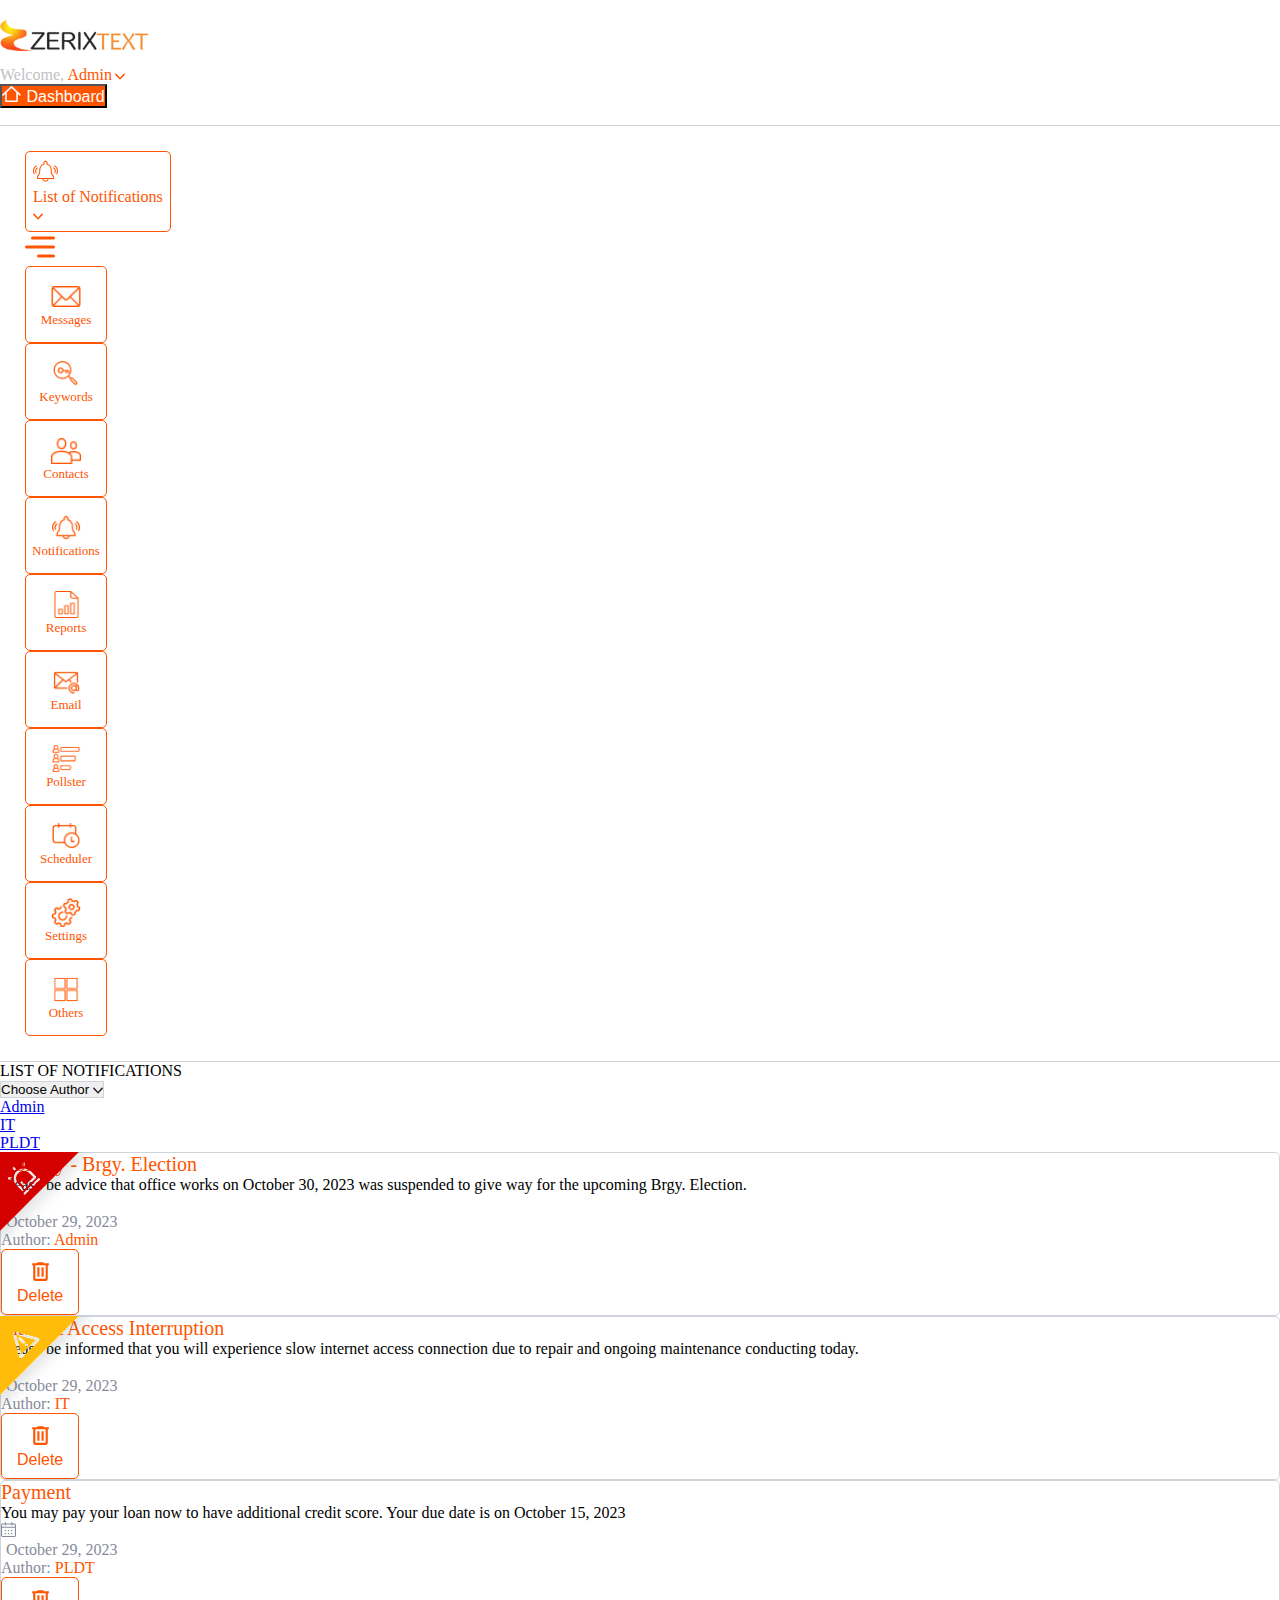
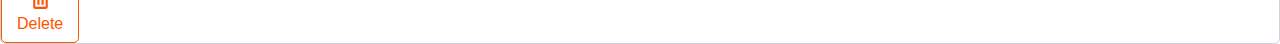
<file: List of Notifications/index.html>
<!DOCTYPE html>
<html lang="en">
<head>
    <meta charset="UTF-8">
    <meta name="viewport" content="width=device-width, initial-scale=1.0">
    <link rel="stylesheet" href="../css/list_of_notif.css">
    <link rel="stylesheet" href="https://cdnjs.cloudflare.com/ajax/libs/font-awesome/5.15.4/css/all.min.css">
	<link
	href="https://cdn.jsdelivr.net/npm/bootstrap@5.3.2/dist/css/bootstrap.min.css"
	rel="stylesheet"
	integrity="sha384-T3c6CoIi6uLrA9TneNEoa7RxnatzjcDSCmG1MXxSR1GAsXEV/Dwwykc2MPK8M2HN"
	crossorigin="anonymous"
	/>
</head>
<style>
    * {
        margin: 0;
        padding: 0;
    }
</style>
<body>

<div class="container-header">
    <div class="container-fluid" style="margin: 0; font-size: 14px; padding: 0;">
        <header class="header" style="width: 100%; border-bottom: 1px solid #CED4DA; padding: 17px 0;">
            <div class="container">
                <div class="row align-items-center">
                    <div class="col-md-6 col-9 d-flex align-items-center">
                        <img src="../img/Zerix Logo.svg" alt="Zerix Logo" class="logo">
                    </div>
                    <div class="col-md-6 col-3 d-flex justify-content-end align-items-center">
                        <div class="d-flex align-items-center me-3">
                            <span class="welcome me-1 d-md-inline" style="color:#bfc1c5; font-size: 16px;">Welcome,</span>
                            <span class="admin me-1" style="color: #FF5400; font-size: 16px;">Admin</span>
                            <img class="pt-1 d-md-inline d-none" src="../img/arrow-down.svg" alt="">
                        </div>
                        <button class="btn btn-dashboard d-flex align-items-center gap-2" style="background-color: #FF5400; color: white; font-size: 16px;">
                            <img src="../img/dashboard-icon.svg" alt="" style="width: 20px; height: auto;">
                            <span class="dashboard-text d-md-inline d-none">Dashboard</span>
                        </button>
                    </div>
                </div>
            </div>
        </header>
    </div>
    
    <div class="container-fluid" style="border-bottom: 1px solid #CED4DA; padding: 25px;">
        <div class="container">
            <div class="row align-items-center">
                <div class="col-1" style="display: flex;">
                    <div class="box" style="border-radius: 5px; border: 1px solid #FF5400; padding: 7px; display: flex; gap: 5px; align-items: center;">
                        <div class="container d-flex gap-3">
                            <div class="d-flex gap-2">
                                <img src="../img/notifications-icon.svg" alt="Settings Icon" style="width: 25px;">
                                <p class="text-center" style="color: #FF5400; margin: 0; white-space: nowrap;">List of Notifications</p>
                            </div>
                            <div class="d-flex">                                
                                <img class="" src="../img/arrow-down.svg" alt="">
                            </div>
                        </div>
                    </div>
                </div>
                <div class="col-11 d-flex justify-content-end gap-3" style="box-sizing: border-box;">
          
                    <!-- Hamburger menu icon for phone-sized screens -->
                    <div class="d-flex d-sm-none align-items-center">
                     <!-- Replace "your-hamburger-icon.svg" with your actual SVG file -->
                     <img src="../Hamburger Menu.svg" alt="Hamburger Menu" style="width: 30px; height: 30px;">
                 </div>
         
                   <div class="box d-none d-sm-flex" style="display: flex; flex-direction: column; justify-content: center; align-items: center; border: 1px solid #FF5400; width: 80px; height: 75px; border-radius: 5px; text-align: center;">
                     <img src="../img/msg.png" alt="Message Icon" style="object-fit:contain; width: 30px; height: 30px;">
                     <p style="color: #FF5400; margin: 0; font-size: 13px;">Messages</p>
                   </div>
                   <div class="box d-none d-sm-flex" style="display: flex; flex-direction: column; justify-content: center; align-items: center; border: 1px solid #FF5400; width: 80px; height: 75px; border-radius: 5px; text-align: center;">
                       <img src="../img/key.png" alt="Keywords Icon" style="object-fit:contain; width: 30px; height: 30px;">
                       <p style="color: #FF5400; margin: 0; font-size: 13px;">Keywords</p>
                   </div>
                   <div class="box d-none d-sm-flex" style="display: flex; flex-direction: column; justify-content: center; align-items: center; border: 1px solid #FF5400; width: 80px; height: 75px; border-radius: 5px; text-align: center;">
                     <img src="../img/users.png" alt="Contacts Icon" style="object-fit:contain;width: 30px; height: 30px;">
                     <p style="color: #FF5400; margin: 0; font-size: 13px;">Contacts</p>
                   </div>
                            <a href="CreateNotif.html" style="text-decoration: none;">
                     <div class="box d-none d-sm-flex" style="display: flex; flex-direction: column; justify-content: center; align-items: center; border: 1px solid #FF5400; width: 80px; height: 75px; border-radius: 5px; text-align: center;">
                         <img src="../img/notif.png" alt="Notifications Icon" style="object-fit:contain;width: 30px; height: 30px;">
                         <p style="color: #FF5400; margin: 0; font-size: 13px;">Notifications</p>
                     </div>
                 </a>
                   <div class="box d-none d-sm-flex" style="display: flex; flex-direction: column; justify-content: center; align-items: center; border: 1px solid #FF5400; width: 80px; height: 75px; border-radius: 5px; text-align: center;">
                       <img src="../img/report.png" alt="Reports Icon" style="object-fit:contain;width: 30px; height: 30px;">
                       <p style="color: #FF5400; margin: 0; font-size: 13px;">Reports</p>
                   </div>
                   <div class="box d-none d-sm-flex" style="display: flex; flex-direction: column; justify-content: center; align-items: center; border: 1px solid #FF5400; width: 80px; height: 75px; border-radius: 5px; text-align: center;">
                     <img src="../img/email-address-svgrepo-com 1.png" alt="Reports Icon" style="object-fit:contain;width: 30px; height: 30px;">
                     <p style="color: #FF5400; margin: 0; font-size: 13px;">Email</p>
                 </div>
                   <div class="box d-none d-sm-flex" style="display: flex; flex-direction: column; justify-content: center; align-items: center; border: 1px solid #FF5400; width: 80px; height: 75px; border-radius: 5px; text-align: center;">
                       <img src="../img/poll.png" alt="Pollster Icon" style="object-fit:contain;width: 30px; height: 30px;">
                       <p style="color: #FF5400;margin: 0; font-size: 13px;">Pollster</p>
                   </div>
                   <div class="box d-none d-sm-flex" style="display: flex; flex-direction: column; justify-content: center; align-items: center; border: 1px solid #FF5400; width: 80px; height: 75px; border-radius: 5px; text-align: center;">
                     <img src="../img/sched.png" alt="Pollster Icon" style="object-fit:contain;width: 30px; height: 30px;">
                     <p style="color: #FF5400;margin: 0; font-size: 13px;">Scheduler</p>
                 </div>
                 <div class="box d-none d-sm-flex" style="display: flex; flex-direction: column; justify-content: center; align-items: center; border: 1px solid #FF5400; width: 80px; height: 75px; border-radius: 5px; text-align: center;">
                   <img src="../img/setting.png" alt="Pollster Icon" style="object-fit:contain;width: 30px; height: 30px;">
                   <p style="color: #FF5400;margin: 0; font-size: 13px;">Settings</p>
               </div>
                   <div class="box d-none d-sm-flex" style="display: flex; flex-direction: column; justify-content: center; align-items: center; border: 1px solid #FF5400; width: 80px; height: 75px; border-radius: 5px; text-align: center;">
                       <img src="../img/microsoft-alt-svgrepo-com 1.png" alt="Scheduler Icon" style="object-fit:contain;width: 30px; height: 30px;">
                       <p style="color: #FF5400; margin: 0; font-size: 13px;">Others</p>
                   </div> 
         
                 </div>  
            </div>
        </div>
    </div>

	<div class="container py-5">
        <div class="row d-flex justify-content-between gap-4">
            <div class="col-lg-auto">
                <p class="fs-3 mb-0" onclick="toggleUserPopup()">LIST OF NOTIFICATIONS</p>
            </div>
            <div class="col-lg-auto">
                <div class="dropdown ">
                    <button class="btn d-flex gap-5 align-items-center w-100 justify-content-between" style="border: 1px solid #CED4DA;" type="button" id="authorDropdown" data-bs-toggle="dropdown" aria-expanded="false">
                        Choose Author <img src="../img/arrow-down-b.svg" alt="Dropdown Arrow">
                    </button>
                    <ul class="dropdown-menu" aria-labelledby="authorDropdown" style="width: 100%;">
                        <li><a class="dropdown-item" href="#">Admin</a></li>
                        <li><a class="dropdown-item" href="#">IT</a></li>
                        <li><a class="dropdown-item" href="#">PLDT</a></li>
                    </ul>
                </div>
            </div>
        </div>
    </div>
    
    

</div>

<div class="container d-flex flex-column gap-4">

    <div class="container " style="font-size: 16px; position: relative;">
        <img src="../img/Ribbon.svg" alt="Ribbon" style="width: 100px; position: absolute; top: 0; left: 0;">
        <div class="row" style="border: 1px solid #CED4DA; border-radius: 5px; ">
            <div class="col-12 py-5 py-md-4 py-lg-4">
                <div class="box">
                    <div class="container d-flex flex-column flex-sm-row justify-content-between gap-3 gap-sm-4 gap-lg-4 px-5 px-sm-5">
                        <div class="row d-flex align-items-center justify-content-between">
                            <div class="row container d-flex flex-column gap-2">
                                <p style="font-size: 20px; margin: 0; color: #FF5400;">Holiday - Brgy. Election</p>
                                <p id="custom-paragraph" style="margin: 0;">
                                    Please be advice that office works on October 30, 2023 was suspended to give way for the
                                    upcoming Brgy. Election.
                                </p>
                            </div>
                        </div>
                        <div class="row ">
                            <div class="row-auto container d-flex gap-4 flex-sm-column"">
                                <div class="col d-flex flex-column gap-1" style="flex: 1;">
                                    <div class="col d-flex justify-content-between justify-content-sm-end align-items-center g-sm-0" style="flex: 1;">
                                        <img src="../img/calendar.svg" alt="Calendar" style="width: 15px;">
                                        <p style="margin-bottom: 0; margin-left: 5px; color: #878A99; white-space: nowrap;">October 29, 2023</p>
                                    </div>  
                                    <div class="col d-flex justify-content-end">
                                        <span style="margin-bottom: 0; margin-left: 0; color: #878A99;">Author: <span style="color: #ff5400;">Admin</span></span>
                                    </div>                                                                      
                                </div>
                                
                                <div class="col d-flex justify-content-end">
                                    <button class="btn btn-primary d-flex align-items-center gap-2" style="border-radius: 5px; padding: 9px 15px; background-color: white;  color: #FF5400; border: 1px solid #FF5400;">
                                        <img class="" style="width: 25px;" src="../img/delete-icon.svg" alt="Delete Icon">
                                        <p class="d-none d-sm-block" style="width: auto; font-size: 16px; padding: 0; margin: 0; display: flex; text-align: end;">Delete</p>
                                    </button>								
                                </div>
                            </div>
                        </div>
                    </div>
                </div>
            </div>
        </div>
    </div>

    <div class="container " style="font-size: 16px; position: relative;">
        <img src="../img/Subtract.svg" alt="Ribbon" style="width: 100px; position: absolute; top: 0; left: 0;">
        <div class="row" style="border: 1px solid #CED4DA; border-radius: 5px; ">
            <div class="col-12 py-5 py-md-4 py-lg-4">
                <div class="box">
                    <div class="container d-flex flex-column flex-sm-row justify-content-between gap-3 gap-sm-4 gap-lg-4 px-5 px-sm-5">
                        <div class="row d-flex align-items-center justify-content-between">
                            <div class="row container d-flex flex-column gap-2">
                                <p style="font-size: 20px; margin: 0; color: #FF5400;">Internet Access Interruption</p>
                                <p id="custom-paragraph" style="margin: 0;">
                                    Please be informed that you will experience slow internet access connection due to repair
                                    and ongoing maintenance conducting today.
                                </p>
                            </div>
                        </div>
                        <div class="row ">
                            <div class="row-auto container d-flex gap-4 flex-sm-column"">
                                <div class="col d-flex flex-column gap-1" style="flex: 1;">
                                    <div class="col d-flex justify-content-between justify-content-sm-end align-items-center g-sm-0" style="flex: 1;">
                                        <img src="../img/calendar.svg" alt="Calendar" style="width: 15px;">
                                        <p style="margin-bottom: 0; margin-left: 5px; color: #878A99; white-space: nowrap;">October 29, 2023</p>
                                    </div>  
                                    <div class="col d-flex justify-content-end">
                                        <span style="margin-bottom: 0; margin-left: 0; color: #878A99;">Author: <span style="color: #ff5400;">IT</span></span>
                                    </div>                                                                      
                                </div>
                                
                                <div class="col d-flex justify-content-end">
                                    <button class="btn btn-primary d-flex align-items-center gap-2" style="border-radius: 5px; padding: 9px 15px; background-color: white;  color: #FF5400; border: 1px solid #FF5400;">
                                        <img class="" style="width: 25px;" src="../img/delete-icon.svg" alt="Delete Icon">
                                        <p class="d-none d-sm-block" style="width: auto; font-size: 16px; padding: 0; margin: 0; display: flex; text-align: end;">Delete</p>
                                    </button>								
                                </div>
                            </div>
                        </div>
                    </div>
                </div>
            </div>
        </div>
    </div>

    <div class="container " style="font-size: 16px; position: relative;">
        <div class="row" style="border: 1px solid #CED4DA; border-radius: 5px; ">
            <div class="col-12 py-5 py-md-4 py-lg-4">
                <div class="box">
                    <div class="container d-flex flex-column flex-sm-row justify-content-between gap-3 gap-sm-4 gap-lg-4 px-5 px-sm-5">
                        <div class="row d-flex align-items-center justify-content-between">
                            <div class="row container d-flex flex-column gap-2">
                                <p style="font-size: 20px; margin: 0; color: #FF5400;">Payment</p>
                                <p id="custom-paragraph" style="margin: 0;">
                                    You may pay your loan now to have additional credit score.
                                    Your due date is on October 15, 2023
                                </p>
                            </div>
                        </div>
                        <div class="row ">
                            <div class="row-auto container d-flex gap-4 flex-sm-column"">
                                <div class="col d-flex flex-column gap-1" style="flex: 1;">
                                    <div class="col d-flex justify-content-between justify-content-sm-end align-items-center g-sm-0" style="flex: 1;">
                                        <img src="../img/calendar.svg" alt="Calendar" style="width: 15px;">
                                        <p style="margin-bottom: 0; margin-left: 5px; color: #878A99; white-space: nowrap;">October 29, 2023</p>
                                    </div>  
                                    <div class="col d-flex justify-content-end">
                                        <span style="margin-bottom: 0; margin-left: 0; color: #878A99;">Author: <span style="color: #ff5400;">PLDT</span></span>
                                    </div>                                                                      
                                </div>
                                
                                <div class="col d-flex justify-content-end">
                                    <button class="btn btn-primary d-flex align-items-center gap-2" style="border-radius: 5px; padding: 9px 15px; background-color: white;  color: #FF5400; border: 1px solid #FF5400;">
                                        <img class="" style="width: 25px;" src="../img/delete-icon.svg" alt="Delete Icon">
                                        <p class="d-none d-sm-block" style="width: auto; font-size: 16px; padding: 0; margin: 0; display: flex; text-align: end;">Delete</p>
                                    </button>								
                                </div>
                            </div>
                        </div>
                    </div>
                </div>
            </div>
        </div>
    </div>

</div>

	
	

	























	
</body>
<script
	src="https://cdn.jsdelivr.net/npm/@popperjs/core@2.11.8/dist/umd/popper.min.js"
	integrity="sha384-I7E8VVD/ismYTF4hNIPjVp/Zjvgyol6VFvRkX/vR+Vc4jQkC+hVqc2pM8ODewa9r"
	crossorigin="anonymous"
></script>

<script
	src="https://cdn.jsdelivr.net/npm/bootstrap@5.3.2/dist/js/bootstrap.min.js"
	integrity="sha384-BBtl+eGJRgqQAUMxJ7pMwbEyER4l1g+O15P+16Ep7Q9Q+zqX6gSbd85u4mG4QzX+"
	crossorigin="anonymous"
></script>
</html>
</file>
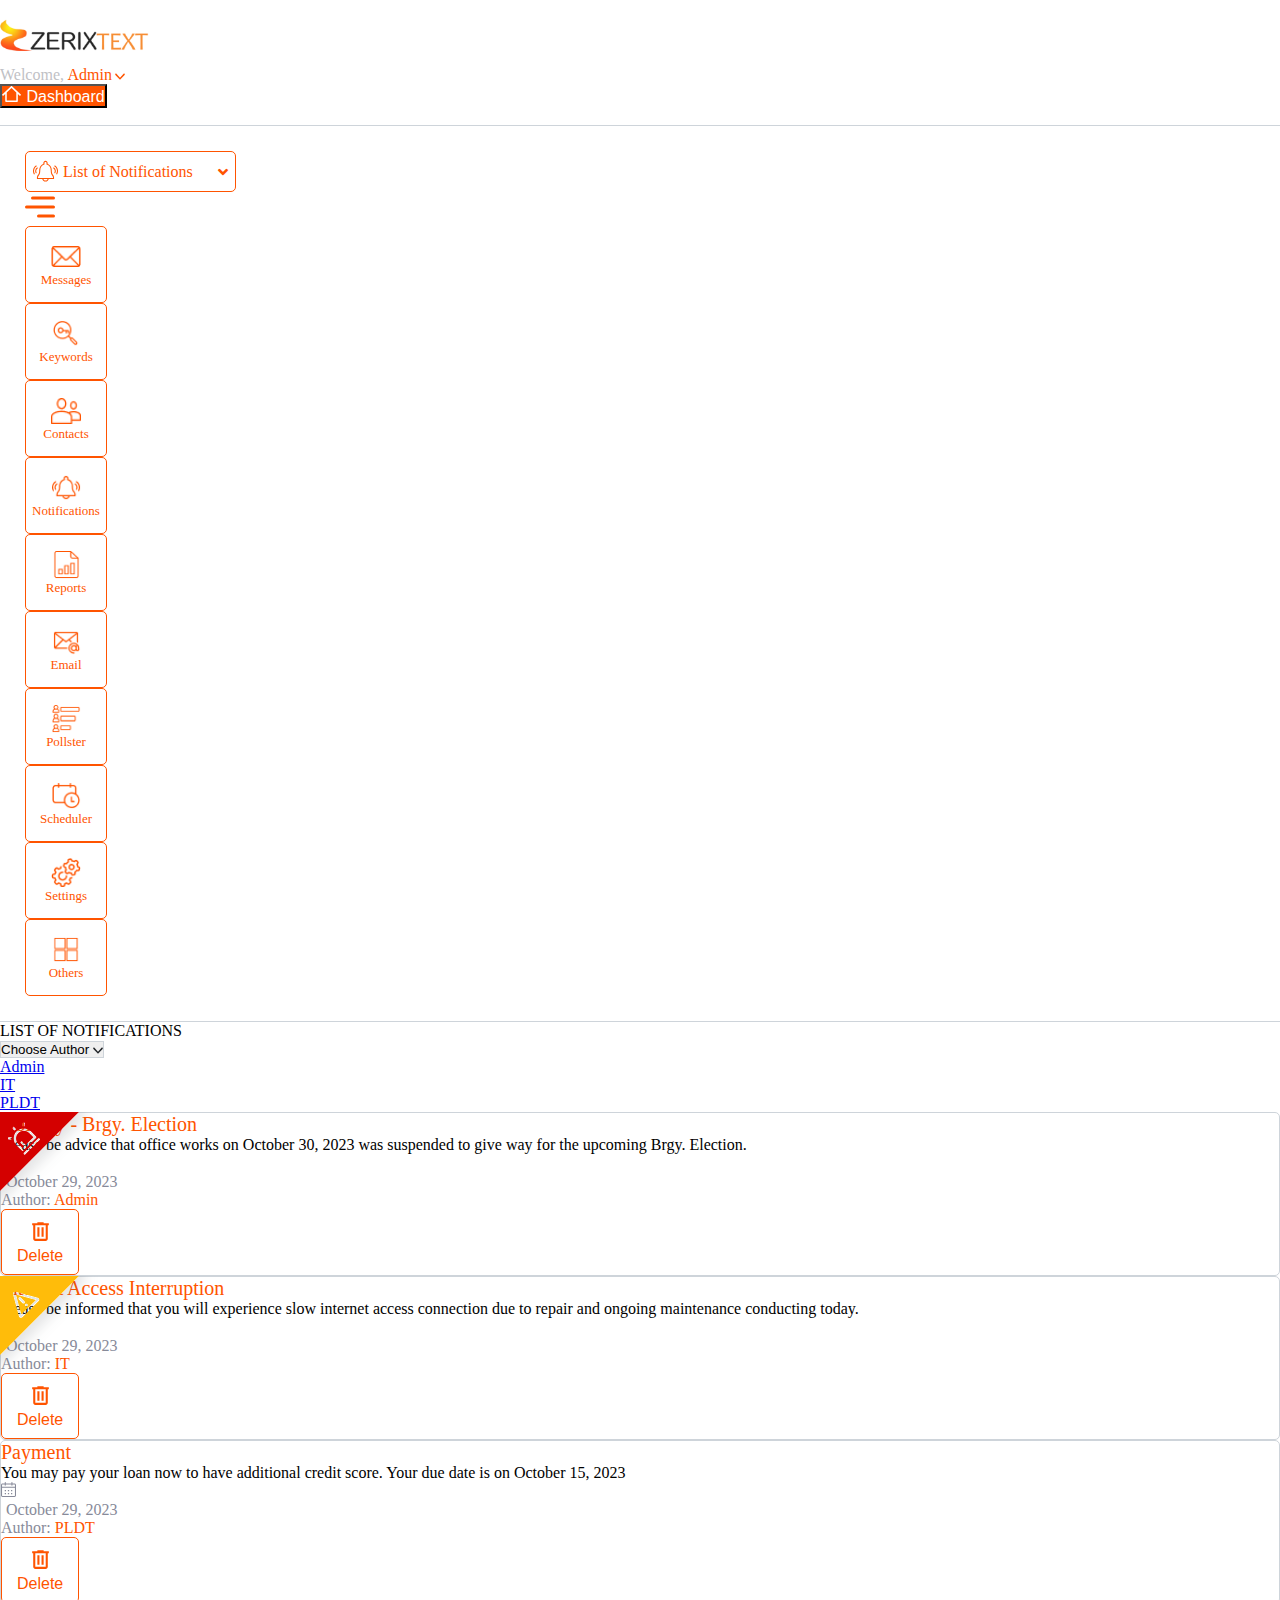
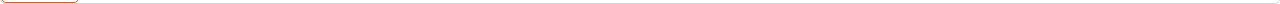
<file: Notif/index.html>
<!DOCTYPE html>
<html lang="en">
<head>
    <meta charset="UTF-8">
    <meta name="viewport" content="width=device-width, initial-scale=1.0">
    <link rel="stylesheet" href="../css/list_of_notif.css">
    <link rel="stylesheet" href="https://cdnjs.cloudflare.com/ajax/libs/font-awesome/5.15.4/css/all.min.css">
	<link
	href="https://cdn.jsdelivr.net/npm/bootstrap@5.3.2/dist/css/bootstrap.min.css"
	rel="stylesheet"
	integrity="sha384-T3c6CoIi6uLrA9TneNEoa7RxnatzjcDSCmG1MXxSR1GAsXEV/Dwwykc2MPK8M2HN"
	crossorigin="anonymous"
	/>
</head>
<style>
    * {
        margin: 0;
        padding: 0;
    }
</style>
<body>

<div class="container-header">
    <div class="container-fluid" style="margin: 0; font-size: 14px; padding: 0;">
        <header class="header" style="width: 100%; border-bottom: 1px solid #CED4DA; padding: 17px 0;">
            <div class="container">
                <div class="row align-items-center">
                    <div class="col-md-6 col-9 d-flex align-items-center">
                        <img src="../img/Zerix Logo.svg" alt="Zerix Logo" class="logo">
                    </div>
                    <div class="col-md-6 col-3 d-flex justify-content-end align-items-center">
                        <div class="d-flex align-items-center me-3">
                            <span class="welcome me-1 d-md-inline" style="color:#bfc1c5; font-size: 16px;">Welcome,</span>
                            <span class="admin me-1" style="color: #FF5400; font-size: 16px;">Admin</span>
                            <img class="pt-1 d-md-inline d-none" src="../img/arrow-down.svg" alt="">
                        </div>
                        <button class="btn btn-dashboard d-flex align-items-center gap-2" style="background-color: #FF5400; color: white; font-size: 16px;">
                            <img src="../img/dashboard-icon.svg" alt="" style="width: 20px; height: auto;">
                            <span class="dashboard-text d-md-inline d-none">Dashboard</span>
                        </button>
                    </div>
                </div>
            </div>
        </header>
    </div>
    
    <div class="container-fluid" style="border-bottom: 1px solid #CED4DA; padding: 25px;">
        <div class="container">
            <div class="row align-items-center">
                <div class="col-1" style="display: flex;">
                    <div class="box" style="position: relative;">
                      <div class="selected-option"
                        style="border-radius: 5px; border: 1px solid #FF5400; padding: 7px; display: flex; gap: 5px; align-items: center; cursor: pointer;">
                        <img src="../img/notifications-icon.svg" alt="Settings Icon" style="width: 25px;">
                        <p class="text-center" style="color: #FF5400; margin: 0; width: 150px;">List of Notifications</p>
                        <!-- Keep the angle-down icon visible -->
                        <i class="fas fa-angle-down" style="color: #FF5400;"></i>
                      </div>
                  
                      <!-- Dropdown menu -->
                      <div class="dropdown-menu"
                        style="position: absolute; top: 100%; left: 0; border: 1px solid #FF5400; border-top: none; border-radius: 0 0 5px 5px; display: none; z-index: 100; width: 100%; max-height: 50px;">
                        <ul style="list-style-type: none; padding: 0;">
                          <li class="dropdown-item"
                            style="border-radius: 5px; padding: 7px; display: flex; gap: 5px; align-items: center; cursor: pointer; width: 100%;">
                            <a href="../CreateNotif.html"
                              style="text-decoration: none; color: inherit; display: flex; align-items: center; width: 100%;">
                              <img src="../img/notif.png" alt="Settings Icon" style="width: 25px;">
                              <p class="text-center" style="color: #FF5400; margin: 0; width: 162px;">Create Notifications</p>
                            </a>
                          </li>
                          <!-- Add more list items as needed -->
                        </ul>
                      </div>
                  
                    </div>
                  </div>
                <div class="col-11 d-flex justify-content-end gap-3" style="box-sizing: border-box;">
          
                    <!-- Hamburger menu icon for phone-sized screens -->
                    <div class="d-flex d-sm-none align-items-center">
                     <!-- Replace "your-hamburger-icon.svg" with your actual SVG file -->
                     <img src="../Hamburger Menu.svg" alt="Hamburger Menu" style="width: 30px; height: 30px;">
                 </div>
         
                   <div class="box d-none d-sm-flex" style="display: flex; flex-direction: column; justify-content: center; align-items: center; border: 1px solid #FF5400; width: 80px; height: 75px; border-radius: 5px; text-align: center;">
                     <img src="../img/msg.png" alt="Message Icon" style="object-fit:contain; width: 30px; height: 30px;">
                     <p style="color: #FF5400; margin: 0; font-size: 13px;">Messages</p>
                   </div>
                   <div class="box d-none d-sm-flex" style="display: flex; flex-direction: column; justify-content: center; align-items: center; border: 1px solid #FF5400; width: 80px; height: 75px; border-radius: 5px; text-align: center;">
                       <img src="../img/key.png" alt="Keywords Icon" style="object-fit:contain; width: 30px; height: 30px;">
                       <p style="color: #FF5400; margin: 0; font-size: 13px;">Keywords</p>
                   </div>
                   <div class="box d-none d-sm-flex" style="display: flex; flex-direction: column; justify-content: center; align-items: center; border: 1px solid #FF5400; width: 80px; height: 75px; border-radius: 5px; text-align: center;">
                     <img src="../img/users.png" alt="Contacts Icon" style="object-fit:contain;width: 30px; height: 30px;">
                     <p style="color: #FF5400; margin: 0; font-size: 13px;">Contacts</p>
                   </div>
                            <a href="../CreateNotif.html" style="text-decoration: none;">
                     <div class="box d-none d-sm-flex" style="display: flex; flex-direction: column; justify-content: center; align-items: center; border: 1px solid #FF5400; width: 80px; height: 75px; border-radius: 5px; text-align: center;">
                         <img src="../img/notif.png" alt="Notifications Icon" style="object-fit:contain;width: 30px; height: 30px;">
                         <p style="color: #FF5400; margin: 0; font-size: 13px;">Notifications</p>
                     </div>
                 </a>
                   <div class="box d-none d-sm-flex" style="display: flex; flex-direction: column; justify-content: center; align-items: center; border: 1px solid #FF5400; width: 80px; height: 75px; border-radius: 5px; text-align: center;">
                       <img src="../img/report.png" alt="Reports Icon" style="object-fit:contain;width: 30px; height: 30px;">
                       <p style="color: #FF5400; margin: 0; font-size: 13px;">Reports</p>
                   </div>
                   <div class="box d-none d-sm-flex" style="display: flex; flex-direction: column; justify-content: center; align-items: center; border: 1px solid #FF5400; width: 80px; height: 75px; border-radius: 5px; text-align: center;">
                     <img src="../img/email-address-svgrepo-com 1.png" alt="Reports Icon" style="object-fit:contain;width: 30px; height: 30px;">
                     <p style="color: #FF5400; margin: 0; font-size: 13px;">Email</p>
                 </div>
                   <div class="box d-none d-sm-flex" style="display: flex; flex-direction: column; justify-content: center; align-items: center; border: 1px solid #FF5400; width: 80px; height: 75px; border-radius: 5px; text-align: center;">
                       <img src="../img/poll.png" alt="Pollster Icon" style="object-fit:contain;width: 30px; height: 30px;">
                       <p style="color: #FF5400;margin: 0; font-size: 13px;">Pollster</p>
                   </div>
                   <div class="box d-none d-sm-flex" style="display: flex; flex-direction: column; justify-content: center; align-items: center; border: 1px solid #FF5400; width: 80px; height: 75px; border-radius: 5px; text-align: center;">
                     <img src="../img/sched.png" alt="Pollster Icon" style="object-fit:contain;width: 30px; height: 30px;">
                     <p style="color: #FF5400;margin: 0; font-size: 13px;">Scheduler</p>
                 </div>
                 <div class="box d-none d-sm-flex" style="display: flex; flex-direction: column; justify-content: center; align-items: center; border: 1px solid #FF5400; width: 80px; height: 75px; border-radius: 5px; text-align: center;">
                   <img src="../img/setting.png" alt="Pollster Icon" style="object-fit:contain;width: 30px; height: 30px;">
                   <p style="color: #FF5400;margin: 0; font-size: 13px;">Settings</p>
               </div>
                   <div class="box d-none d-sm-flex" style="display: flex; flex-direction: column; justify-content: center; align-items: center; border: 1px solid #FF5400; width: 80px; height: 75px; border-radius: 5px; text-align: center;">
                       <img src="../img/microsoft-alt-svgrepo-com 1.png" alt="Scheduler Icon" style="object-fit:contain;width: 30px; height: 30px;">
                       <p style="color: #FF5400; margin: 0; font-size: 13px;">Others</p>
                   </div> 
         
                 </div>  
            </div>
        </div>
    </div>

	<div class="container py-5">
        <div class="row d-flex justify-content-between gap-4">
            <div class="col-lg-auto">
                <p class="fs-3 mb-0" onclick="toggleUserPopup()">LIST OF NOTIFICATIONS</p>
            </div>
            <div class="col-lg-auto">
                <div class="dropdown ">
                    <button class="btn d-flex gap-5 align-items-center w-100 justify-content-between" style="border: 1px solid #CED4DA;" type="button" id="authorDropdown" data-bs-toggle="dropdown" aria-expanded="false">
                        Choose Author <img src="../img/arrow-down-b.svg" alt="Dropdown Arrow">
                    </button>
                    <ul class="dropdown-menu" aria-labelledby="authorDropdown" style="width: 100%;">
                        <li><a class="dropdown-item" href="#">Admin</a></li>
                        <li><a class="dropdown-item" href="#">IT</a></li>
                        <li><a class="dropdown-item" href="#">PLDT</a></li>
                    </ul>
                </div>
            </div>
        </div>
    </div>
    
    

</div>

<div class="container d-flex flex-column gap-4">

    <div class="container " style="font-size: 16px; position: relative;">
        <img src="../img/Ribbon.svg" alt="Ribbon" style="width: 100px; position: absolute; top: 0; left: 0;">
        <div class="row" style="border: 1px solid #CED4DA; border-radius: 5px; ">
            <div class="col-12 py-5 py-md-4 py-lg-4">
                <div class="box">
                    <div class="container d-flex flex-column flex-sm-row justify-content-between gap-3 gap-sm-4 gap-lg-4 px-5 px-sm-5">
                        <div class="row d-flex align-items-center justify-content-between">
                            <div class="row container d-flex flex-column gap-2">
                                <p style="font-size: 20px; margin: 0; color: #FF5400;">Holiday - Brgy. Election</p>
                                <p id="custom-paragraph" style="margin: 0;">
                                    Please be advice that office works on October 30, 2023 was suspended to give way for the
                                    upcoming Brgy. Election.
                                </p>
                            </div>
                        </div>
                        <div class="row ">
                            <div class="row-auto container d-flex gap-4 flex-sm-column">
                                <div class="col d-flex flex-column gap-1" style="flex: 1;">
                                    <div class="col d-flex justify-content-between justify-content-sm-end align-items-center g-sm-0" style="flex: 1;">
                                        <img src="../img/calendar.svg" alt="Calendar" style="width: 15px;">
                                        <p style="margin-bottom: 0; margin-left: 5px; color: #878A99; white-space: nowrap;">October 29, 2023</p>
                                    </div>  
                                    <div class="col d-flex justify-content-start">
                                        <span style="margin-bottom: 0; margin-left: 0; color: #878A99;">Author: <span style="color: #ff5400;">Admin</span></span>
                                    </div>                                                                      
                                </div>
                                
                                <div class="col d-flex justify-content-start">
                                    <button class="btn btn-primary d-flex align-items-center gap-2" style="border-radius: 5px; padding: 9px 15px; background-color: white;  color: #FF5400; border: 1px solid #FF5400;">
                                        <img class="" style="width: 25px;" src="../img/delete-icon.svg" alt="Delete Icon">
                                        <p class="d-none d-sm-block" style="width: auto; font-size: 16px; padding: 0; margin: 0; display: flex; text-align: end;">Delete</p>
                                    </button>								
                                </div>
                            </div>
                        </div>
                    </div>
                </div>
            </div>
        </div>
    </div>

    <div class="container " style="font-size: 16px; position: relative;">
        <img src="../img/Subtract.svg" alt="Ribbon" style="width: 100px; position: absolute; top: 0; left: 0;">
        <div class="row" style="border: 1px solid #CED4DA; border-radius: 5px; ">
            <div class="col-12 py-5 py-md-4 py-lg-4">
                <div class="box">
                    <div class="container d-flex flex-column flex-sm-row justify-content-between gap-3 gap-sm-4 gap-lg-4 px-5 px-sm-5">
                        <div class="row d-flex align-items-center justify-content-between">
                            <div class="row container d-flex flex-column gap-2">
                                <p style="font-size: 20px; margin: 0; color: #FF5400;">Internet Access Interruption</p>
                                <p id="custom-paragraph" style="margin: 0;">
                                    Please be informed that you will experience slow internet access connection due to repair
                                    and ongoing maintenance conducting today.
                                </p>
                            </div>
                        </div>
                        <div class="row ">
                            <div class="row-auto container d-flex gap-4 flex-sm-column">
                                <div class="col d-flex flex-column gap-1" style="flex: 1;">
                                    <div class="col d-flex justify-content-between justify-content-sm-end align-items-center g-sm-0" style="flex: 1;">
                                        <img src="../img/calendar.svg" alt="Calendar" style="width: 15px;">
                                        <p style="margin-bottom: 0; margin-left: 5px; color: #878A99; white-space: nowrap;">October 29, 2023</p>
                                    </div>  
                                    <div class="col d-flex justify-content-end">
                                        <span style="margin-bottom: 0; margin-left: 0; color: #878A99;">Author: <span style="color: #ff5400;">IT</span></span>
                                    </div>                                                                      
                                </div>
                                
                                <div class="col d-flex justify-content-start">
                                    <button class="btn btn-primary d-flex align-items-center gap-2" style="border-radius: 5px; padding: 9px 15px; background-color: white;  color: #FF5400; border: 1px solid #FF5400;">
                                        <img class="" style="width: 25px;" src="../img/delete-icon.svg" alt="Delete Icon">
                                        <p class="d-none d-sm-block" style="width: auto; font-size: 16px; padding: 0; margin: 0; display: flex; text-align: end;">Delete</p>
                                    </button>								
                                </div>
                            </div>
                        </div>
                    </div>
                </div>
            </div>
        </div>
    </div>

    <div class="container " style="font-size: 16px; position: relative;">
        <div class="row" style="border: 1px solid #CED4DA; border-radius: 5px; ">
            <div class="col-12 py-5 py-md-4 py-lg-4">
                <div class="box">
                    <div class="container d-flex flex-column flex-sm-row justify-content-between gap-3 gap-sm-4 gap-lg-4 px-5 px-sm-5">
                        <div class="row d-flex align-items-center justify-content-between">
                            <div class="row container d-flex flex-column gap-2">
                                <p style="font-size: 20px; margin: 0; color: #FF5400;">Payment</p>
                                <p id="custom-paragraph" style="margin: 0;">
                                    You may pay your loan now to have additional credit score.
                                    Your due date is on October 15, 2023
                                </p>
                            </div>
                        </div>
                        <div class="row ">
                            <div class="row-auto container d-flex gap-4 flex-sm-column">
                                <div class="col d-flex flex-column gap-1" style="flex: 1;">
                                    <div class="col d-flex justify-content-between justify-content-sm-end align-items-center g-sm-0" style="flex: 1;">
                                        <img src="../img/calendar.svg" alt="Calendar" style="width: 15px;">
                                        <p style="margin-bottom: 0; margin-left: 5px; color: #878A99; white-space: nowrap;">October 29, 2023</p>
                                    </div>  
                                    <div class="col d-flex justify-content-end">
                                        <span style="margin-bottom: 0; margin-left: 0; color: #878A99;">Author: <span style="color: #ff5400;">PLDT</span></span>
                                    </div>                                                                      
                                </div>
                                
                                <div class="col d-flex justify-content-start">
                                    <button class="btn btn-primary d-flex align-items-center gap-2" style="border-radius: 5px; padding: 9px 15px; background-color: white;  color: #FF5400; border: 1px solid #FF5400;">
                                        <img class="" style="width: 25px;" src="../img/delete-icon.svg" alt="Delete Icon">
                                        <p class="d-none d-sm-block" style="width: auto; font-size: 16px; padding: 0; margin: 0; display: flex; text-align: end;">Delete</p>
                                    </button>								
                                </div>
                            </div>
                        </div>
                    </div>
                </div>
            </div>
        </div>
    </div>

</div>
<script>
    // JavaScript to toggle the visibility of the dropdown menu
    const angleDownIcon = document.querySelector('.fa-angle-down');
    const dropdownMenu = document.querySelector('.dropdown-menu');
  
    angleDownIcon.addEventListener('click', function() {
        if (dropdownMenu.style.display === 'none') {
            dropdownMenu.style.display = 'block';
        } else {
            dropdownMenu.style.display = 'none';
        }
    });
  </script>
</body>
<script
	src="https://cdn.jsdelivr.net/npm/@popperjs/core@2.11.8/dist/umd/popper.min.js"
	integrity="sha384-I7E8VVD/ismYTF4hNIPjVp/Zjvgyol6VFvRkX/vR+Vc4jQkC+hVqc2pM8ODewa9r"
	crossorigin="anonymous"
></script>

<script
	src="https://cdn.jsdelivr.net/npm/bootstrap@5.3.2/dist/js/bootstrap.min.js"
	integrity="sha384-BBtl+eGJRgqQAUMxJ7pMwbEyER4l1g+O15P+16Ep7Q9Q+zqX6gSbd85u4mG4QzX+"
	crossorigin="anonymous"
></script>
</html>
</file>
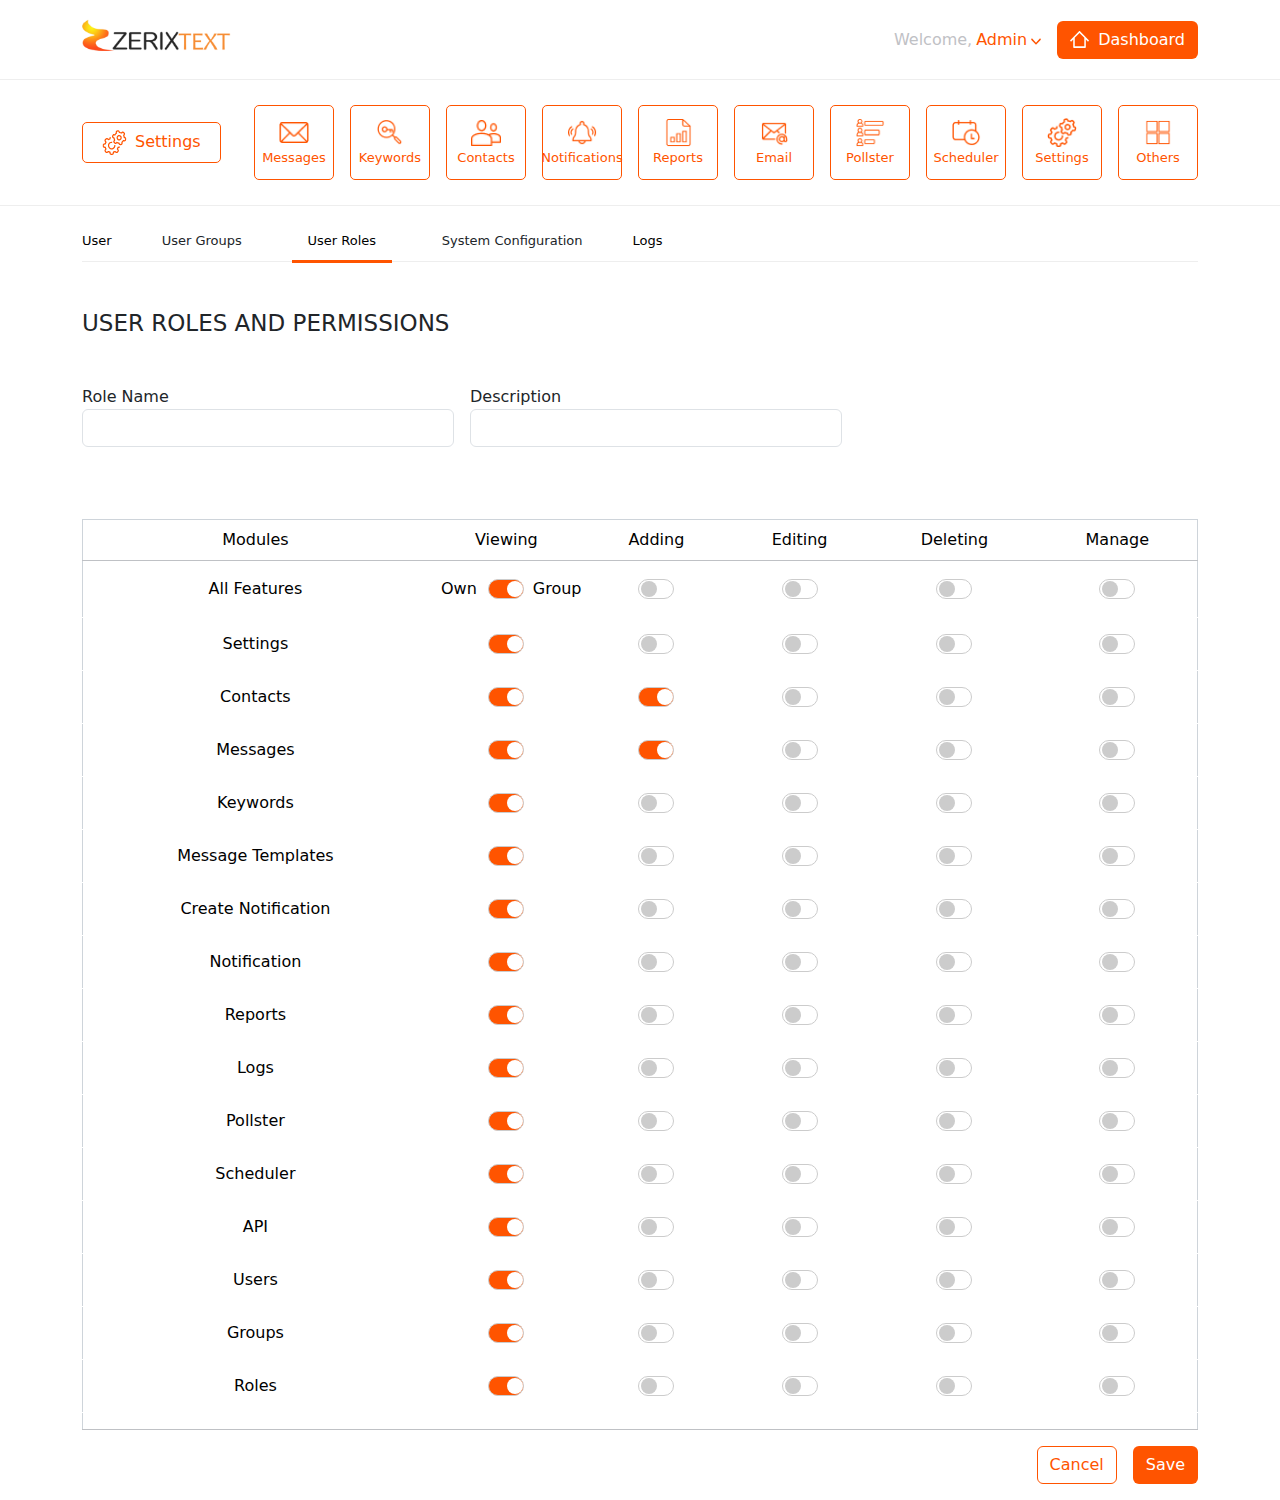
<file: User Roles/index.html>
<!DOCTYPE html>
<html lang="en">
<head>
    <meta charset="UTF-8">
    <meta name="viewport" content="width=device-width, initial-scale=1.0">
    <link rel="stylesheet" href="../css/user_roles.css">
    <link rel="stylesheet" href="https://cdnjs.cloudflare.com/ajax/libs/font-awesome/5.15.4/css/all.min.css">
	<link href="https://cdn.jsdelivr.net/npm/bootstrap@5.3.0-alpha1/dist/css/bootstrap.min.css" rel="stylesheet">
</head>
<style>
    * {
    padding: 0;
    margin: 0;
  }

/* Media query for phone view */
@media (max-width: 767px) {
  .popup {
      left: 35%; /* Center the popup horizontally */
      transform: translate(-50%, -100%); /* Adjust vertical and horizontal position */
  }
}

  

</style>
<body>

<div class="container-header">
    <div class="container-fluid" style="margin: 0; font-size: 14px; padding: 0;">
        <header class="header" style="width: 100%; border-bottom: 1px solid #eee; padding: 17px 0;">
            <div class="container">
                <div class="row align-items-center">
                    <div class="col-md-6 col-9 d-flex align-items-center">
                        <img src="../img/Zerix Logo.svg" alt="Zerix Logo" class="logo">
                    </div>
                    <div class="col-md-6 col-3 d-flex justify-content-end align-items-center">
                        <div class="d-flex align-items-center me-3">
                            <span class="welcome me-1 d-md-inline" style="color:#bfc1c5; font-size: 16px;">Welcome,</span>
                            <span class="admin me-1" style="color: #FF5400; font-size: 16px;">Admin</span>
                            <img class="pt-1 d-md-inline d-none" src="../img/arrow-down.svg" alt="">
                        </div>
                        <button class="btn btn-dashboard d-flex align-items-center gap-2" style="background-color: #FF5400; color: white; font-size: 16px;">
                            <img src="../img/dashboard-icon.svg" alt="" style="width: 20px; height: auto;">
                            <span class="dashboard-text d-md-inline d-none">Dashboard</span>
                        </button>
                    </div>
                </div>
            </div>
        </header>
    </div>
    
    <div class="container-fluid" style="border-bottom: 1px solid #eee; padding: 25px;">
        <div class="container">
            <div class="row align-items-center">
                <div class="col-1" style="display: flex;">
                    <div class="box" style="border-radius: 5px; border: 1px solid #FF5400; padding: 7px; display: flex; gap: 5px; align-items: center;">
                        <div class="container d-flex gap-3">
                            <div class="d-flex gap-2">
                                <img src="../img/settings.svg" alt="Settings Icon" style="width: 25px;">
                                <p  style="color: #FF5400; margin: 0; white-space: nowrap;">Settings</p>
                            </div>
                        </div>
                    </div>
                </div>
                <div class="col-11 d-flex justify-content-end gap-3" style="box-sizing: border-box;">
          
                    <!-- Hamburger menu icon for phone-sized screens -->
                    <div class="d-flex d-sm-none align-items-center">
                     <!-- Replace "your-hamburger-icon.svg" with your actual SVG file -->
                     <img src="../Hamburger Menu.svg" alt="Hamburger Menu" style="width: 30px; height: 30px;">
                 </div>
         
                   <div class="box d-none d-sm-flex" style="display: flex; flex-direction: column; justify-content: center; align-items: center; border: 1px solid #FF5400; width: 80px; height: 75px; border-radius: 5px; text-align: center;">
                     <img src="../img/msg.png" alt="Message Icon" style="object-fit:contain; width: 30px; height: 30px;">
                     <p style="color: #FF5400; margin: 0; font-size: 13px;">Messages</p>
                   </div>
                   <div class="box d-none d-sm-flex" style="display: flex; flex-direction: column; justify-content: center; align-items: center; border: 1px solid #FF5400; width: 80px; height: 75px; border-radius: 5px; text-align: center;">
                       <img src="../img/key.png" alt="Keywords Icon" style="object-fit:contain; width: 30px; height: 30px;">
                       <p style="color: #FF5400; margin: 0; font-size: 13px;">Keywords</p>
                   </div>
                   <div class="box d-none d-sm-flex" style="display: flex; flex-direction: column; justify-content: center; align-items: center; border: 1px solid #FF5400; width: 80px; height: 75px; border-radius: 5px; text-align: center;">
                     <img src="../img/users.png" alt="Contacts Icon" style="object-fit:contain;width: 30px; height: 30px;">
                     <p style="color: #FF5400; margin: 0; font-size: 13px;">Contacts</p>
                   </div>
                            <a href="../CreateNotif.html" style="text-decoration: none;">
                     <div class="box d-none d-sm-flex" style="display: flex; flex-direction: column; justify-content: center; align-items: center; border: 1px solid #FF5400; width: 80px; height: 75px; border-radius: 5px; text-align: center;">
                         <img src="../img/notif.png" alt="Notifications Icon" style="object-fit:contain;width: 30px; height: 30px;">
                         <p style="color: #FF5400; margin: 0; font-size: 13px;">Notifications</p>
                     </div>
                 </a>
                   <div class="box d-none d-sm-flex" style="display: flex; flex-direction: column; justify-content: center; align-items: center; border: 1px solid #FF5400; width: 80px; height: 75px; border-radius: 5px; text-align: center;">
                       <img src="../img/report.png" alt="Reports Icon" style="object-fit:contain;width: 30px; height: 30px;">
                       <p style="color: #FF5400; margin: 0; font-size: 13px;">Reports</p>
                   </div>
                   <div class="box d-none d-sm-flex" style="display: flex; flex-direction: column; justify-content: center; align-items: center; border: 1px solid #FF5400; width: 80px; height: 75px; border-radius: 5px; text-align: center;">
                     <img src="../img/email-address-svgrepo-com 1.png" alt="Reports Icon" style="object-fit:contain;width: 30px; height: 30px;">
                     <p style="color: #FF5400; margin: 0; font-size: 13px;">Email</p>
                 </div>
                   <div class="box d-none d-sm-flex" style="display: flex; flex-direction: column; justify-content: center; align-items: center; border: 1px solid #FF5400; width: 80px; height: 75px; border-radius: 5px; text-align: center;">
                       <img src="../img/poll.png" alt="Pollster Icon" style="object-fit:contain;width: 30px; height: 30px;">
                       <p style="color: #FF5400;margin: 0; font-size: 13px;">Pollster</p>
                   </div>
                   <div class="box d-none d-sm-flex" style="display: flex; flex-direction: column; justify-content: center; align-items: center; border: 1px solid #FF5400; width: 80px; height: 75px; border-radius: 5px; text-align: center;">
                     <img src="../img/sched.png" alt="Pollster Icon" style="object-fit:contain;width: 30px; height: 30px;">
                     <p style="color: #FF5400;margin: 0; font-size: 13px;">Scheduler</p>
                 </div>
                 <div class="box d-none d-sm-flex" style="display: flex; flex-direction: column; justify-content: center; align-items: center; border: 1px solid #FF5400; width: 80px; height: 75px; border-radius: 5px; text-align: center;">
                   <img src="../img/setting.png" alt="Pollster Icon" style="object-fit:contain;width: 30px; height: 30px;">
                   <p style="color: #FF5400;margin: 0; font-size: 13px;">Settings</p>
               </div>
                   <div class="box d-none d-sm-flex" style="display: flex; flex-direction: column; justify-content: center; align-items: center; border: 1px solid #FF5400; width: 80px; height: 75px; border-radius: 5px; text-align: center;">
                       <img src="../img/microsoft-alt-svgrepo-com 1.png" alt="Scheduler Icon" style="object-fit:contain;width: 30px; height: 30px;">
                       <p style="color: #FF5400; margin: 0; font-size: 13px;">Others</p>
                   </div> 
         
                 </div>        
            </div>
        </div>
    </div>

    <div class="container d-flex flex-column gap-5 ">
        <div class="container d-none d-sm-block" style="padding: 25px 0 10px 0; border-bottom: 1px solid #eee;">
            <ul style="list-style-type: none; margin: 0; padding: 0; display: flex; gap: 50px; font-size: 13px; font-weight: light;">
                <li><a href="../AddUsers.html" style="color: black; text-decoration: none;">User</a></li>
                <li>User Groups</li>
              <li  style=" display: flex; justify-content: center; width: 100px; color:#FF5400; border-bottom: 3px solid #FF5400; margin-bottom: -12px;"><a href="User Roles/index.html" style="color: black; text-decoration: none;">User Roles</a></li>
              <li>System Configuration</li>
              <li><a href="../Logs.html" style="color: black; text-decoration: none;">Logs</a></li>
      
            </ul>
        </div>
    
  
        <div class="col">
            <div class="row d-flex justify-content-between gap-4">
                <div class="col-lg-auto">
                    <h1 id="toggleUserButton" style="margin: 0; font-size: 23px; cursor: pointer;" onclick="toggleUserPopup()">USER ROLES AND PERMISSIONS</h1>
                </div>
            </div>
        </div>
            
        <div id="userPopup" class="popup">
            <input type="text" placeholder="" class="search-box">
            <div class="popup-content">
                <ul>
                    <li>User</li>
                    <li>User Groups</li>
                    <li>User Roles</li>
                    <li>System Configuration</li>
                    <li>Logs</li>
                    <!-- Add more items as needed -->
                </ul>
            </div>
        </div>

        
        
        <div class="col">
            <div class="row">
                <div class="d-flex gap-3 flex-column flex-md-row"> <!-- Updated class here -->
                    <div class="form-group col-md-4 col-12">
                        <label for="roleName">Role Name</label>
                        <input type="text" class="form-control" id="roleName">
                    </div>
                    <div class="form-group col-md-4 col-12">
                        <label for="description">Description</label>
                        <input type="text" class="form-control" id="description">
                    </div>
                </div>
            </div>
        </div>
        
        <br>
        
    </div>

    <div class="container">    
        <!-- Table -->
        <div class="table-responsive">
            <div class="row">
                <div class="col">
                    <table class="table" id="table" style=" border: 1px solid #CED4DA; border-bottom: #bfc1c5;" >
                        <thead id="custom-table-header" style="background-image: linear-gradient(180deg, #ff8e32, #ed6e2e, #ff5905); color: white;">
                            <tr class="text-center ">
                                <th scope="col" class="col-6 col-sm-auto w-sm-75" style="font-weight: lighter;">Modules</th>
                                <th scope="col" class="col-6 col-sm-auto" style="font-weight: lighter;">Viewing</th>
                                <th scope="col" class="col-6 col-sm-auto" style="font-weight: lighter;">Adding</th>
                                <th scope="col" class="col-6 col-sm-auto" style="font-weight: lighter;">Editing</th>
                                <th scope="col" class="col-6 col-sm-auto" style="font-weight: lighter;">Deleting</th>
                                <th scope="col" class="col-6 col-sm-auto" style="font-weight: lighter;">Manage</th>
                            </tr>
                        </thead>
                        <tbody class="text-center align-middle" style="border: white;">
                            <tr>
                                <td>
                                    <div class="p-2">All Features</div>
                                </td>
                                <td>
                                    <div class="p-2 d-flex justify-content-center">
                                        <label class="switch d-flex justify-content-center align-items-center gap-3">
                                            <span class="px-3" style="margin-left: 1.8px;">Own</span>
                                            <input type="checkbox" checked>
                                            <span class="slider round"></span>
                                            <span class="px-2">Group</span>
                                        </label>
                                    </div>
                                </td>
                                <td>
                                    <div class="p-2 d-flex align-items-center justify-content-center">
                                        <label class="switch ml-2">
                                            <input type="checkbox">
                                            <span class="slider round"></span>
                                        </label>
                                    </div>
                                </td>
                                <td>
                                    <div class="p-2 d-flex align-items-center justify-content-center">
                                        <label class="switch ml-2">
                                            <input type="checkbox">
                                            <span class="slider round"></span>
                                        </label>
                                    </div>
                                </td>
                                <td>
                                    <div class="p-2 d-flex align-items-center justify-content-center">
                                        <label class="switch ml-2">
                                            <input type="checkbox">
                                            <span class="slider round"></span>
                                        </label>
                                    </div>
                                </td>
                                <td>
                                    <div class="p-2 d-flex align-items-center justify-content-center">
                                        <label class="switch ml-2">
                                            <input type="checkbox">
                                            <span class="slider round"></span>
                                        </label>
                                    </div>
                                </td>
                            </tr>
                            
                            <tr>
                            <div><td >Settings</td></div>
                                <td>
                                    <div class="p-2 d-flex justify-content-center">
                                        <label class="switch d-flex justify-content-center align-items-center">              
                                            <input type="checkbox" checked>
                                            <span class="slider round"></span>
                                        </label>
                                    </div>
                                </td>
                                <td>
                                    <div class="p-2 d-flex align-items-center justify-content-center">
                                        <label class="switch ml-2">
                                            <input type="checkbox">
                                            <span class="slider round"></span>
                                        </label>
                                    </div>
                                </td>
                                <td>
                                    <div class="p-2 d-flex align-items-center justify-content-center">
                                        <label class="switch ml-2">
                                            <input type="checkbox">
                                            <span class="slider round"></span>
                                        </label>
                                    </div>
                                </td>
                                <td>
                                    <div class="p-2 d-flex align-items-center justify-content-center">
                                        <label class="switch ml-2">
                                            <input type="checkbox">
                                            <span class="slider round"></span>
                                        </label>
                                    </div>
                                </td>
                                <td>
                                    <div class="p-2 d-flex align-items-center justify-content-center">
                                        <label class="switch ml-2">
                                            <input type="checkbox">
                                            <span class="slider round"></span>
                                        </label>
                                    </div>
                                </td>
                            </tr>
                            <tr>
                                <td >Contacts</td>
                                <td>
                                    <div class="p-2 d-flex align-items-center justify-content-center ">
                                        <label class="switch ml-2">
                                            <input type="checkbox" checked>
                                            <span class="slider round"></span>
                                        </label>
                                    </div>
                                </td>
                                <td>
                                    <div class="p-2 d-flex align-items-center justify-content-center">
                                        <label class="switch ml-2">
                                            <input type="checkbox" checked>
                                            <span class="slider round"></span>
                                        </label>
                                    </div>
                                </td>
                                <td>
                                    <div class="p-2 d-flex align-items-center justify-content-center">
                                        <label class="switch ml-2">
                                            <input type="checkbox">
                                            <span class="slider round"></span>
                                        </label>
                                    </div>
                                </td>
                                <td>
                                    <div class="p-2 d-flex align-items-center justify-content-center">
                                        <label class="switch ml-2">
                                            <input type="checkbox">
                                            <span class="slider round"></span>
                                        </label>
                                    </div>
                                </td>
                                <td>
                                    <div class="p-2 d-flex align-items-center justify-content-center">
                                        <label class="switch ml-2">
                                            <input type="checkbox">
                                            <span class="slider round"></span>
                                        </label>
                                    </div>
                                </td>
                            </tr>
                            <tr>
                                <td >Messages</td>
                                <td>
                                    <div class="p-2 d-flex align-items-center justify-content-center ">
                                        <label class="switch ml-2">
                                            <input type="checkbox" checked>
                                            <span class="slider round"></span>
                                        </label>
                                    </div>
                                </td>
                                <td>
                                    <div class="p-2 d-flex align-items-center justify-content-center">
                                        <label class="switch ml-2">
                                            <input type="checkbox" checked>
                                            <span class="slider round"></span>
                                        </label>
                                    </div>
                                </td>
                                <td>
                                    <div class="p-2 d-flex align-items-center justify-content-center">
                                        <label class="switch ml-2">
                                            <input type="checkbox">
                                            <span class="slider round"></span>
                                        </label>
                                    </div>
                                </td>
                                <td>
                                    <div class="p-2 d-flex align-items-center justify-content-center">
                                        <label class="switch ml-2">
                                            <input type="checkbox">
                                            <span class="slider round"></span>
                                        </label>
                                    </div>
                                </td>
                                <td>
                                    <div class="p-2 d-flex align-items-center justify-content-center">
                                        <label class="switch ml-2">
                                            <input type="checkbox">
                                            <span class="slider round"></span>
                                        </label>
                                    </div>
                                </td>
                            </tr>
                            <tr>
                                <td >Keywords</td>
                                <td>
                                    <div class="p-2 d-flex justify-content-center">
                                        <label class="switch d-flex justify-content-center align-items-center">              
                                            <input type="checkbox" checked>
                                            <span class="slider round"></span>
                                        </label>
                                    </div>
                                </td>
                                <td>
                                    <div class="p-2 d-flex align-items-center justify-content-center">
                                        <label class="switch ml-2">
                                            <input type="checkbox">
                                            <span class="slider round"></span>
                                        </label>
                                    </div>
                                </td>
                                <td>
                                    <div class="p-2 d-flex align-items-center justify-content-center">
                                        <label class="switch ml-2">
                                            <input type="checkbox">
                                            <span class="slider round"></span>
                                        </label>
                                    </div>
                                </td>
                                <td>
                                    <div class="p-2 d-flex align-items-center justify-content-center">
                                        <label class="switch ml-2">
                                            <input type="checkbox">
                                            <span class="slider round"></span>
                                        </label>
                                    </div>
                                </td>
                                <td>
                                    <div class="p-2 d-flex align-items-center justify-content-center">
                                        <label class="switch ml-2">
                                            <input type="checkbox">
                                            <span class="slider round"></span>
                                        </label>
                                    </div>
                                </td>
                            </tr>
                            <tr>
                                <td >Message Templates</td>
                                <td>
                                    <div class="p-2 d-flex justify-content-center">
                                        <label class="switch d-flex justify-content-center align-items-center">              
                                            <input type="checkbox" checked>
                                            <span class="slider round"></span>
                                        </label>
                                    </div>
                                </td>
                                <td>
                                    <div class="p-2 d-flex align-items-center justify-content-center">
                                        <label class="switch ml-2">
                                            <input type="checkbox">
                                            <span class="slider round"></span>
                                        </label>
                                    </div>
                                </td>
                                <td>
                                    <div class="p-2 d-flex align-items-center justify-content-center">
                                        <label class="switch ml-2">
                                            <input type="checkbox">
                                            <span class="slider round"></span>
                                        </label>
                                    </div>
                                </td>
                                <td>
                                    <div class="p-2 d-flex align-items-center justify-content-center">
                                        <label class="switch ml-2">
                                            <input type="checkbox">
                                            <span class="slider round"></span>
                                        </label>
                                    </div>
                                </td>
                                <td>
                                    <div class="p-2 d-flex align-items-center justify-content-center">
                                        <label class="switch ml-2">
                                            <input type="checkbox">
                                            <span class="slider round"></span>
                                        </label>
                                    </div>
                                </td>
                            </tr>
                            <tr>
                                <td >Create Notification</td>
                                <td>
                                    <div class="p-2 d-flex justify-content-center">
                                        <label class="switch d-flex justify-content-center align-items-center">              
                                            <input type="checkbox" checked>
                                            <span class="slider round"></span>
                                        </label>
                                    </div>
                                </td>
                                <td>
                                    <div class="p-2 d-flex align-items-center justify-content-center">
                                        <label class="switch ml-2">
                                            <input type="checkbox">
                                            <span class="slider round"></span>
                                        </label>
                                    </div>
                                </td>
                                <td>
                                    <div class="p-2 d-flex align-items-center justify-content-center">
                                        <label class="switch ml-2">
                                            <input type="checkbox">
                                            <span class="slider round"></span>
                                        </label>
                                    </div>
                                </td>
                                <td>
                                    <div class="p-2 d-flex align-items-center justify-content-center">
                                        <label class="switch ml-2">
                                            <input type="checkbox">
                                            <span class="slider round"></span>
                                        </label>
                                    </div>
                                </td>
                                <td>
                                    <div class="p-2 d-flex align-items-center justify-content-center">
                                        <label class="switch ml-2">
                                            <input type="checkbox">
                                            <span class="slider round"></span>
                                        </label>
                                    </div>
                                </td>                        
                            </tr>
                            <tr>
                                <td >Notification</td>
                                <td>
                                    <div class="p-2 d-flex justify-content-center">
                                        <label class="switch d-flex justify-content-center align-items-center">              
                                            <input type="checkbox" checked>
                                            <span class="slider round"></span>
                                        </label>
                                    </div>
                                </td>
                                <td>
                                    <div class="p-2 d-flex align-items-center justify-content-center">
                                        <label class="switch ml-2">
                                            <input type="checkbox">
                                            <span class="slider round"></span>
                                        </label>
                                    </div>
                                </td>
                                <td>
                                    <div class="p-2 d-flex align-items-center justify-content-center">
                                        <label class="switch ml-2">
                                            <input type="checkbox">
                                            <span class="slider round"></span>
                                        </label>
                                    </div>
                                </td>
                                <td>
                                    <div class="p-2 d-flex align-items-center justify-content-center">
                                        <label class="switch ml-2">
                                            <input type="checkbox">
                                            <span class="slider round"></span>
                                        </label>
                                    </div>
                                </td>
                                <td>
                                    <div class="p-2 d-flex align-items-center justify-content-center">
                                        <label class="switch ml-2">
                                            <input type="checkbox">
                                            <span class="slider round"></span>
                                        </label>
                                    </div>
                                </td>
                            </tr>
                            <tr>
                                <td >Reports</td>
                                <td>
                                    <div class="p-2 d-flex justify-content-center">
                                        <label class="switch d-flex justify-content-center align-items-center">              
                                            <input type="checkbox" checked>
                                            <span class="slider round"></span>
                                        </label>
                                    </div>
                                </td>
                                <td>
                                    <div class="p-2 d-flex align-items-center justify-content-center">
                                        <label class="switch ml-2">
                                            <input type="checkbox">
                                            <span class="slider round"></span>
                                        </label>
                                    </div>
                                </td>
                                <td>
                                    <div class="p-2 d-flex align-items-center justify-content-center">
                                        <label class="switch ml-2">
                                            <input type="checkbox">
                                            <span class="slider round"></span>
                                        </label>
                                    </div>
                                </td>
                                <td>
                                    <div class="p-2 d-flex align-items-center justify-content-center">
                                        <label class="switch ml-2">
                                            <input type="checkbox">
                                            <span class="slider round"></span>
                                        </label>
                                    </div>
                                </td>
                                <td>
                                    <div class="p-2 d-flex align-items-center justify-content-center">
                                        <label class="switch ml-2">
                                            <input type="checkbox">
                                            <span class="slider round"></span>
                                        </label>
                                    </div>
                                </td>
                            </tr>
                            <tr>
                                <td >Logs</td>
                                <td>
                                    <div class="p-2 d-flex justify-content-center">
                                        <label class="switch d-flex justify-content-center align-items-center">              
                                            <input type="checkbox" checked>
                                            <span class="slider round"></span>
                                        </label>
                                    </div>
                                </td>
                                <td>
                                    <div class="p-2 d-flex align-items-center justify-content-center">
                                        <label class="switch ml-2">
                                            <input type="checkbox">
                                            <span class="slider round"></span>
                                        </label>
                                    </div>
                                </td>
                                <td>
                                    <div class="p-2 d-flex align-items-center justify-content-center">
                                        <label class="switch ml-2">
                                            <input type="checkbox">
                                            <span class="slider round"></span>
                                        </label>
                                    </div>
                                </td>
                                <td>
                                    <div class="p-2 d-flex align-items-center justify-content-center">
                                        <label class="switch ml-2">
                                            <input type="checkbox">
                                            <span class="slider round"></span>
                                        </label>
                                    </div>
                                </td>
                                <td>
                                    <div class="p-2 d-flex align-items-center justify-content-center">
                                        <label class="switch ml-2">
                                            <input type="checkbox">
                                            <span class="slider round"></span>
                                        </label>
                                    </div>
                                </td>
                            </tr>
                            <tr>
                                <td >Pollster</td>
                                <td>
                                    <div class="p-2 d-flex justify-content-center">
                                        <label class="switch d-flex justify-content-center align-items-center">              
                                            <input type="checkbox" checked>
                                            <span class="slider round"></span>
                                        </label>
                                    </div>
                                </td>
                                <td>
                                    <div class="p-2 d-flex align-items-center justify-content-center">
                                        <label class="switch ml-2">
                                            <input type="checkbox">
                                            <span class="slider round"></span>
                                        </label>
                                    </div>
                                </td>
                                <td>
                                    <div class="p-2 d-flex align-items-center justify-content-center">
                                        <label class="switch ml-2">
                                            <input type="checkbox">
                                            <span class="slider round"></span>
                                        </label>
                                    </div>
                                </td>
                                <td>
                                    <div class="p-2 d-flex align-items-center justify-content-center">
                                        <label class="switch ml-2">
                                            <input type="checkbox">
                                            <span class="slider round"></span>
                                        </label>
                                    </div>
                                </td>
                                <td>
                                    <div class="p-2 d-flex align-items-center justify-content-center">
                                        <label class="switch ml-2">
                                            <input type="checkbox">
                                            <span class="slider round"></span>
                                        </label>
                                    </div>
                                </td>
                            </tr>
                            <tr>
                                <td >Scheduler</td>
                                <td>
                                    <div class="p-2 d-flex justify-content-center">
                                        <label class="switch d-flex justify-content-center align-items-center">              
                                            <input type="checkbox" checked>
                                            <span class="slider round"></span>
                                        </label>
                                    </div>
                                </td>
                                <td>
                                    <div class="p-2 d-flex align-items-center justify-content-center">
                                        <label class="switch ml-2">
                                            <input type="checkbox">
                                            <span class="slider round"></span>
                                        </label>
                                    </div>
                                </td>
                                <td>
                                    <div class="p-2 d-flex align-items-center justify-content-center">
                                        <label class="switch ml-2">
                                            <input type="checkbox">
                                            <span class="slider round"></span>
                                        </label>
                                    </div>
                                </td>
                                <td>
                                    <div class="p-2 d-flex align-items-center justify-content-center">
                                        <label class="switch ml-2">
                                            <input type="checkbox">
                                            <span class="slider round"></span>
                                        </label>
                                    </div>
                                </td>
                                <td>
                                    <div class="p-2 d-flex align-items-center justify-content-center">
                                        <label class="switch ml-2">
                                            <input type="checkbox">
                                            <span class="slider round"></span>
                                        </label>
                                    </div>
                                </td>
                            </tr>
                            <tr>
                                <td >API</td>
                                <td>
                                    <div class="p-2 d-flex justify-content-center">
                                        <label class="switch d-flex justify-content-center align-items-center">              
                                            <input type="checkbox" checked>
                                            <span class="slider round"></span>
                                        </label>
                                    </div>
                                </td>
                                <td>
                                    <div class="p-2 d-flex align-items-center justify-content-center">
                                        <label class="switch ml-2">
                                            <input type="checkbox">
                                            <span class="slider round"></span>
                                        </label>
                                    </div>
                                </td>
                                <td>
                                    <div class="p-2 d-flex align-items-center justify-content-center">
                                        <label class="switch ml-2">
                                            <input type="checkbox">
                                            <span class="slider round"></span>
                                        </label>
                                    </div>
                                </td>
                                <td>
                                    <div class="p-2 d-flex align-items-center justify-content-center">
                                        <label class="switch ml-2">
                                            <input type="checkbox">
                                            <span class="slider round"></span>
                                        </label>
                                    </div>
                                </td>
                                <td>
                                    <div class="p-2 d-flex align-items-center justify-content-center">
                                        <label class="switch ml-2">
                                            <input type="checkbox">
                                            <span class="slider round"></span>
                                        </label>
                                    </div>
                                </td>
                            </tr>
                            <tr>
                                <td >Users</td>
                                <td>
                                    <div class="p-2 d-flex justify-content-center">
                                        <label class="switch d-flex justify-content-center align-items-center">              
                                            <input type="checkbox" checked>
                                            <span class="slider round"></span>
                                        </label>
                                    </div>
                                </td>
                                <td>
                                    <div class="p-2 d-flex align-items-center justify-content-center">
                                        <label class="switch ml-2">
                                            <input type="checkbox">
                                            <span class="slider round"></span>
                                        </label>
                                    </div>
                                </td>
                                <td>
                                    <div class="p-2 d-flex align-items-center justify-content-center">
                                        <label class="switch ml-2">
                                            <input type="checkbox">
                                            <span class="slider round"></span>
                                        </label>
                                    </div>
                                </td>
                                <td>
                                    <div class="p-2 d-flex align-items-center justify-content-center">
                                        <label class="switch ml-2">
                                            <input type="checkbox">
                                            <span class="slider round"></span>
                                        </label>
                                    </div>
                                </td>
                                <td>
                                    <div class="p-2 d-flex align-items-center justify-content-center">
                                        <label class="switch ml-2">
                                            <input type="checkbox">
                                            <span class="slider round"></span>
                                        </label>
                                    </div>
                                </td>
                            </tr>
                            <tr>
                                <td >Groups</td>
                                <td>
                                    <div class="p-2 d-flex justify-content-center">
                                        <label class="switch d-flex justify-content-center align-items-center">              
                                            <input type="checkbox" checked>
                                            <span class="slider round"></span>
                                        </label>
                                    </div>
                                </td>
                                <td>
                                    <div class="p-2 d-flex align-items-center justify-content-center">
                                        <label class="switch ml-2">
                                            <input type="checkbox">
                                            <span class="slider round"></span>
                                        </label>
                                    </div>
                                </td>
                                <td>
                                    <div class="p-2 d-flex align-items-center justify-content-center">
                                        <label class="switch ml-2">
                                            <input type="checkbox">
                                            <span class="slider round"></span>
                                        </label>
                                    </div>
                                </td>
                                <td>
                                    <div class="p-2 d-flex align-items-center justify-content-center">
                                        <label class="switch ml-2">
                                            <input type="checkbox">
                                            <span class="slider round"></span>
                                        </label>
                                    </div>
                                </td>
                                <td>
                                    <div class="p-2 d-flex align-items-center justify-content-center">
                                        <label class="switch ml-2">
                                            <input type="checkbox">
                                            <span class="slider round"></span>
                                        </label>
                                    </div>
                                </td>
                            </tr>
                            <tr>
                                <td >Roles</td>
                                <td>
                                    <div class="p-2 d-flex justify-content-center">
                                        <label class="switch d-flex justify-content-center align-items-center">              
                                            <input type="checkbox" checked>
                                            <span class="slider round"></span>
                                        </label>
                                    </div>
                                </td>
                                <td>
                                    <div class="p-2 d-flex align-items-center justify-content-center">
                                        <label class="switch ml-2">
                                            <input type="checkbox">
                                            <span class="slider round"></span>
                                        </label>
                                    </div>
                                </td>
                                <td>
                                    <div class="p-2 d-flex align-items-center justify-content-center">
                                        <label class="switch ml-2">
                                            <input type="checkbox">
                                            <span class="slider round"></span>
                                        </label>
                                    </div>
                                </td>
                                <td>
                                    <div class="p-2 d-flex align-items-center justify-content-center">
                                        <label class="switch ml-2">
                                            <input type="checkbox">
                                            <span class="slider round"></span>
                                        </label>
                                    </div>
                                </td>
                                <td>
                                    <div class="p-2 d-flex align-items-center justify-content-center">
                                        <label class="switch ml-2">
                                            <input type="checkbox">
                                            <span class="slider round"></span>
                                        </label>
                                    </div>
                                </td>
                            </tr>
                            <tr style="border: #bfc1c5;">
                                <td></td>
                                <td></td>
                                <td></td>
                                <td></td>
                                <td></td>
                                <td></td>
                            </tr>
                        </tbody>
                    </table>
                    <div class="d-flex justify-content-end gap-3 pb-3">
                        <!-- Cancel Button -->
                        <button type="button" class="btn" style="border-color: #FF5400; color: #FF5400;">Cancel</button>
                        
                        <!-- Save Button -->
                        <button type="button" class="btn" style="background-color: #FF5400; color: white;">Save</button>
                    </div>
                </div>
            </div>
        </div>
    </div>
</div>
<script
	src="https://cdn.jsdelivr.net/npm/@popperjs/core@2.11.8/dist/umd/popper.min.js"
	integrity="sha384-I7E8VVD/ismYTF4hNIPjVp/Zjvgyol6VFvRkX/vR+Vc4jQkC+hVqc2pM8ODewa9r"
	crossorigin="anonymous"
></script>

<script
	src="https://cdn.jsdelivr.net/npm/bootstrap@5.3.2/dist/js/bootstrap.min.js"
	integrity="sha384-BBtl+eGJRgqQAUMxJ7pMwbEyER4l1g+O15P+16Ep7Q9Q+zqX6gSbd85u4mG4QzX+"
	crossorigin="anonymous"
></script>

<script>
    // Get the popup
    var popup = document.getElementById("userPopup");
    
    // Get the button that opens the popup
    var userButton = document.getElementById("toggleUserButton");
    
    // When the user clicks anywhere outside of the popup, close it
    window.onclick = function(event) {
      if (event.target !== userButton && event.target !== popup) {
        popup.style.display = "none";
      }
    }
    
    // Function to toggle the user popup
    function toggleUserPopup() {
      if (popup.style.display === "none" || popup.style.display === "") {
        popup.style.display = "block";
      } else {
        popup.style.display = "none";
      }
    }
    </script>
</body>
</html>
</file>
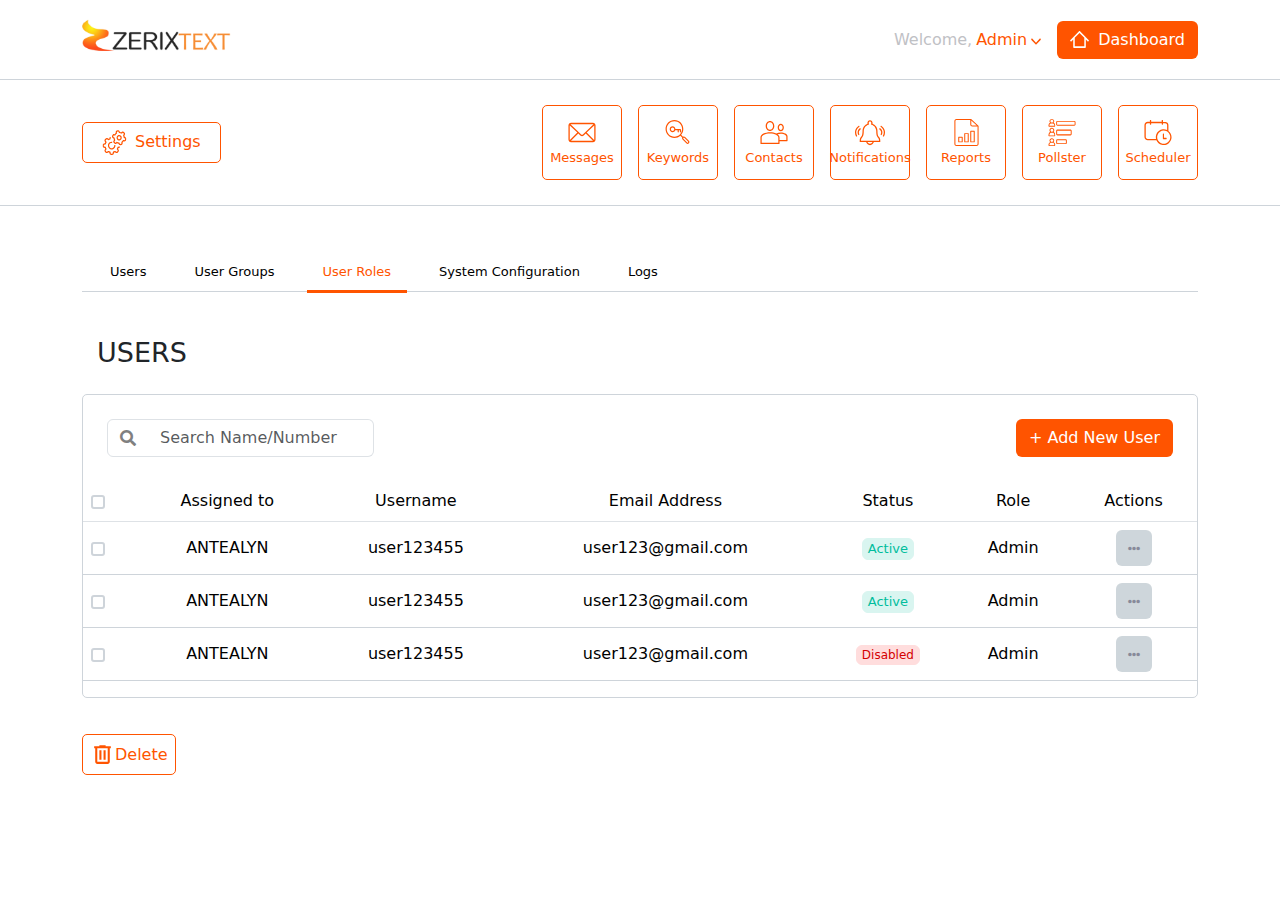
<file: Users/index.html>
<!DOCTYPE html>
<html lang="en">
<head>
<meta charset="UTF-8">
<meta name="viewport" content="width=device-width, initial-scale=1.0">
<title>User Data Table</title>
<link rel="stylesheet" href="https://cdnjs.cloudflare.com/ajax/libs/font-awesome/5.15.4/css/all.min.css">
<link href="https://cdn.jsdelivr.net/npm/bootstrap@5.3.0-alpha1/dist/css/bootstrap.min.css" rel="stylesheet">
<style>
  * {
    padding: 0;
    margin: 0;
  }

  /* Custom styles */
  .search-box {
    margin-bottom: 20px;
  }
  @media (max-width: 576px) {
    .search-box {
      width: 100%;
    }
    .logo {
      max-width: 100px; /* Adjust the maximum width for smaller devices */
    }
    .dashboard-text {
      display: none; /* Hide the text "Dashboard" */
    }
  }
  
/* Popup styles */
.popup {
  display: none;
  position: fixed;
  background-color: white; /* Set popup color to white */
  width: 248px;
  max-height: 218px;
  overflow-y: auto;
  border: 1px solid #ccc;
  z-index: 1;
  padding: 10px;
  top: 50%; /* Place the popup in the center vertically */
  left: 10px; /* Place the popup 10px from the left */
  transform: translateY(-50%); /* Adjust vertical position */
}

.popup-content ul {
  list-style-type: none;
  padding: 0;
  margin: 0;
}

.popup-content ul li {
  padding: 8px 0;
  cursor: pointer;
}

.popup-content ul li:hover {
  background-color: #ddd;
}

/* Search box style */
.search-box {
  width: 95%;
  padding: 6px;
  margin-bottom: 10px;
  box-sizing: border-box;
}

/* Media query for phone view */
@media (max-width: 767px) {
  .popup {
      left: 35%; /* Center the popup horizontally */
      transform: translate(-50%, -100%); /* Adjust vertical and horizontal position */
  }
}

</style>
</head>
<body class="d-flex" style="flex-direction: column;">
    <div class="container-fluid" style="margin: 0; font-size: 14px; padding: 0;">
        <header class="header" style="width: 100%; border-bottom: 1px solid #CED4DA; padding: 17px 0;">
            <div class="container">
                <div class="row align-items-center">
                    <div class="col-md-6 col-9 d-flex align-items-center">
                        <img src="../img/Zerix Logo.svg" alt="Zerix Logo" class="logo">
                    </div>
                    <div class="col-md-6 col-3 d-flex justify-content-end align-items-center">
                        <div class="d-flex align-items-center me-3">
                            <span class="welcome me-1 d-md-inline" style="color:#bfc1c5; font-size: 16px;">Welcome,</span>
                            <span class="admin me-1" style="color: #FF5400; font-size: 16px;">Admin</span>
                            <img class="pt-1 d-md-inline d-none" src="../img/arrow-down.svg" alt="">
                        </div>
                        <button class="btn btn-dashboard d-flex align-items-center gap-2" style="background-color: #FF5400; color: white; font-size: 16px;">
                            <img src="../img/dashboard-icon.svg" alt="" style="width: 20px; height: auto;">
                            <span class="dashboard-text d-md-inline d-none">Dashboard</span>
                        </button>
                    </div>
                </div>
            </div>
        </header>
    </div>

<div class="container-fluid" style="border-bottom: 1px solid #CED4DA; padding: 25px;">
  <div class="container">
    <div class="row align-items-center">
      <div class="col-1" style="display: flex;">

        <div class="box" style="border-radius: 5px; border: 1px solid #FF5400; padding: 7px; display: flex; gap: 5px; align-items: center;">
          <div class="container d-flex gap-3">
              <div class="d-flex gap-2">
                  <img src="../img/settings.svg" alt="Settings Icon" style="width: 25px;">
                  <p class="text-center" style="color: #FF5400; margin: 0; white-space: nowrap;">Settings</p>
              </div>
            </div>
          </div>
        </div>
    
        <div class="col-11 d-flex justify-content-end gap-3" style="box-sizing: border-box;">
            <div class="d-flex d-sm-none align-items-center">
            <img src="../img/Hamburger Menu.svg" alt="Hamburger Menu" style="width: 30px; height: 30px;">
        </div>

        <div class="box d-none d-sm-flex" style="display: flex; flex-direction: column; justify-content: center; align-items: center; border: 1px solid #FF5400; width: 80px; height: 75px; border-radius: 5px; text-align: center;">
          <img src="../img/messages.svg" alt="Message Icon" style="object-fit:contain; width: 30px; height: 30px;">
          <p style="color: #FF5400; margin: 0; font-size: 13px;">Messages</p>
        </div>
        <div class="box d-none d-sm-flex" style="display: flex; flex-direction: column; justify-content: center; align-items: center; border: 1px solid #FF5400; width: 80px; height: 75px; border-radius: 5px; text-align: center;">
            <img src="../img/keyword.svg" alt="Keywords Icon" style="object-fit:contain; width: 30px; height: 30px;">
            <p style="color: #FF5400; margin: 0; font-size: 13px;">Keywords</p>
        </div>
        <div class="box d-none d-sm-flex" style="display: flex; flex-direction: column; justify-content: center; align-items: center; border: 1px solid #FF5400; width: 80px; height: 75px; border-radius: 5px; text-align: center;">
          <img src="../img/contacts.svg" alt="Contacts Icon" style="object-fit:contain;width: 30px; height: 30px;">
          <p style="color: #FF5400; margin: 0; font-size: 13px;">Contacts</p>
        </div>
        <div class="box d-none d-sm-flex" style="display: flex; flex-direction: column; justify-content: center; align-items: center; border: 1px solid #FF5400; width: 80px; height: 75px; border-radius: 5px; text-align: center;">
            <img src="../img/notifications-icon.svg" alt="Notifications Icon" style="object-fit:contain;width: 30px; height: 30px;">
            <p style="color: #FF5400; margin: 0; font-size: 13px;">Notifications</p>
        </div>
        <div class="box d-none d-sm-flex" style="display: flex; flex-direction: column; justify-content: center; align-items: center; border: 1px solid #FF5400; width: 80px; height: 75px; border-radius: 5px; text-align: center;">
            <img src="../img/reports.svg" alt="Reports Icon" style="object-fit:contain;width: 30px; height: 30px;">
            <p style="color: #FF5400; margin: 0; font-size: 13px;">Reports</p>
        </div>
        <div class="box d-none d-sm-flex" style="display: flex; flex-direction: column; justify-content: center; align-items: center; border: 1px solid #FF5400; width: 80px; height: 75px; border-radius: 5px; text-align: center;">
            <img src="../img/poll.svg" alt="Pollster Icon" style="object-fit:contain;width: 30px; height: 30px;">
            <p style="color: #FF5400;margin: 0; font-size: 13px;">Pollster</p>
        </div>
        <div class="box d-none d-sm-flex" style="display: flex; flex-direction: column; justify-content: center; align-items: center; border: 1px solid #FF5400; width: 80px; height: 75px; border-radius: 5px; text-align: center;">
            <img src="../img/scheduler.svg" alt="Scheduler Icon" style="object-fit:contain;width: 30px; height: 30px;">
          	<p style="color: #FF5400; margin: 0; font-size: 13px;">Scheduler</p>
        </div> 
      </div>         
    </div>
  </div>    
</div>

<div class="container">

  <div class="container d-none d-sm-block pt-5" style="border-bottom: 1px solid #CED4DA;">
    <ul class="nav d-flex gap-3" style="border: none; margin: 0; padding: 0; font-size: 13px; font-weight: 500;">
        <li class="nav-item">
            <a style="color: black;" class="nav-link active" href="#">Users</a>
        </li>
        <li class="nav-item">
            <a style="color: black;" class="nav-link" href="#">User Groups</a>
        </li>
        <li class="nav-item" style="position: relative;">
            <a class="nav-link active" href="#" style="display: flex; justify-content: center; color:#FF5400; border-bottom: 3px solid #FF5400; margin-bottom: -1.5px;">User Roles</a>
        </li>
        <li class="nav-item">
            <a style="color: black;" class="nav-link" href="#">System Configuration</a>
        </li>
        <li class="nav-item">
            <a style="color: black;" class="nav-link" href="#">Logs</a>
        </li>
    </ul>
  </div>


<div class="container" style="margin-top: 45px; margin-bottom: 25px; padding: 0; padding-left: 15px;">
  <h1 style="margin: 0; font-size: 27px; cursor: pointer;" onclick="toggleUserPopup()">USERS</h1>
</div>
  
<div id="userPopup" class="popup">
  <input type="text" placeholder="" class="search-box">
  <div class="popup-content">
      <ul>
          <li>User</li>
          <li>User Groups</li>
          <li>User Roles</li>
          <li>System Configuration</li>
          <li>Logs</li>
          <!-- Add more items as needed -->
      </ul>
  </div>
</div>


<div class="container">
    <div class="row">
        <div class="col" style="border: 1px solid #CED4DA; padding: 0; margin: 0; border-radius: 5px;">
          <div class="d-sm-none mb-4">
            <div class="box d-flex flex-column justify-content-start align-items-start" style="margin-bottom: 20px; padding: 15px; border-radius: 1px;">
                <!-- + Add new User button -->
                <button style="padding: 10px 20px; background-color: #FF5400; color: white; border: none; border-radius: 5px; margin-bottom: 10px;">+ Add new User</button>
        
                <!-- Search box -->
                <div class="input-group w-75">
                    <span class="input-group-text" style="background-color: white; color: grey;"><i class="fas fa-search"></i></span>
                    <input type="text" class="form-control" style="border-left: none; color:#bfc1c5;" placeholder="Search Name/Number">
                </div>
            </div>
        </div>
        
        
        <!-- Search box -->
        <div class="d-none d-sm-flex justify-content-between align-items-center m-4">
          <div class="input-group w-25">
              <span class="input-group-text" style="background-color: white; color: grey;"><i class="fas fa-search"></i></span>
              <input type="text" class="form-control" style="border-left: none; color:#bfc1c5;" placeholder="Search Name/Number">
          </div>
          <button class="btn" style="background-color: #ff5400; color: white;" onclick="">+ Add New User</button>
        </div>


        <!-- Table -->
        <div class="table-responsive">
            <table class="table">
                <thead style="background-image: linear-gradient(180deg, #ff8e32, #ed6e2e, #ff5905); color: white;">
                    <tr>
                        <th scope="col">                       
                          <span class="custom-checkbox align-middle text-center;" onclick="changeCheckboxColorALL(this)" style="position: relative; display: inline-block; width: 14px; height: 14px; background-color: white; border: 2px solid #CED4DA; border-radius: 3px;">
                            <i class="fas fa-check" style="position: absolute; top: 50%; left: 50%; transform: translate(-50%, -50%); font-size: 6px; color: transparent;"></i>
                          </span>
                        </th>
                        <th scope="col" class="text-center" style="font-weight: lighter;">Assigned to</th>
                        <th scope="col" class="text-center" style="font-weight: lighter;">Username</th>
                        <th scope="col" class="text-center" style="font-weight: lighter;">Email Address</th>
                        <th scope="col" class="text-center" style="font-weight: lighter;">Status</th>
                        <th scope="col" class="text-center" style="font-weight: lighter;">Role</th>
                        <th scope="col" class="text-center" style="font-weight: lighter;">Actions</th>
                    </tr>
                </thead>

                <tbody style="border: white;">
                  <tr style="border-bottom: 1px solid #CED4DA;">
                    <td class="align-middle">
                      <span class="custom-checkbox align-middle text-center;" onclick="changeCheckboxColor(this)" style="position: relative; display: inline-block; width: 14px; height: 14px; background-color: transparent; border: 2px solid #CED4DA; border-radius: 3px;">
                        <i class="fas fa-check" style="position: absolute; top: 50%; left: 50%; transform: translate(-50%, -50%); font-size: 6px; color: transparent;"></i>
                      </span>
                    </td>
                    <td class="text-center align-middle">ANTEALYN</td>
                    <td class="text-center align-middle">user123455</td>
                    <td class="text-center align-middle">user123@gmail.com</td>
                    <td class="text-center align-middle"><button class="btn btn-success" style="font-size: 13px; padding: 0px 5px; background-color: #D9F5F0; border-color: #D9F5F0; color: #00BD9D;">Active</button></td>
                    <td class="text-center align-middle">Admin</td>
                    <td class="text-center align-middle">
                        <div class="dropdown">
                          <button class="btn btn-secondary" style="background-color: #CED6DB; border: none; transition: background-color 0.3s;" 
                                  onmouseover="this.style.backgroundColor='#FFF7EC'; this.querySelector('i').style.color='#FF5400';"
                                  onmouseout="this.style.backgroundColor='#CED6DB'; this.querySelector('i').style.color='#878A99';"
                                  type="button" id="dropdownMenuButton" data-bs-toggle="dropdown" aria-expanded="false">
                              <i class="fas fa-ellipsis-h fa-xs" style="color: #878A99;"></i>
                          </button>
                            <ul class="dropdown-menu" aria-labelledby="dropdownMenuButton">
                                <li><a class="dropdown-item" href="#">Edit</a></li>
                                <li><a class="dropdown-item" href="#">Delete</a></li>
                            </ul>
                        </div>
                    </td>
                  </tr>
                  <tr style="border-bottom: 1px solid #CED4DA;">
                    <td class="align-middle">
                      <span class="custom-checkbox align-middle text-center;" onclick="changeCheckboxColor(this)" style="position: relative; display: inline-block; width: 14px; height: 14px; background-color: transparent; border: 2px solid #CED4DA; border-radius: 3px;">
                        <i class="fas fa-check" style="position: absolute; top: 50%; left: 50%; transform: translate(-50%, -50%); font-size: 6px; color: transparent;"></i>
                      </span>
                    </td>
                    <td class="text-center align-middle">ANTEALYN</td>
                    <td class="text-center align-middle">user123455</td>
                    <td class="text-center align-middle">user123@gmail.com</td>
                    <td class="text-center align-middle"><button class="btn btn-success" style="font-size: 13px; padding: 0px 5px; background-color: #D9F5F0; border-color: #D9F5F0; color: #00BD9D;">Active</button></td>
                    <td class="text-center align-middle">Admin</td>
                    <td class="text-center align-middle">
                        <div class="dropdown">
                          <button class="btn btn-secondary" style="background-color: #CED6DB; border: none; transition: background-color 0.3s;" 
                                  onmouseover="this.style.backgroundColor='#FFF7EC'; this.querySelector('i').style.color='#FF5400';"
                                  onmouseout="this.style.backgroundColor='#CED6DB'; this.querySelector('i').style.color='#878A99';"
                                  type="button" id="dropdownMenuButton" data-bs-toggle="dropdown" aria-expanded="false">
                              <i class="fas fa-ellipsis-h fa-xs" style="color: #878A99;"></i>
                          </button>
                            <ul class="dropdown-menu" aria-labelledby="dropdownMenuButton">
                                <li><a class="dropdown-item" href="#">Edit</a></li>
                                <li><a class="dropdown-item" href="#">Delete</a></li>
                            </ul>
                        </div>
                    </td>
                  </tr>
                  <tr style="border-bottom: 1px solid #CED4DA;">
                    <td class="align-middle">
                      <span class="custom-checkbox align-middle text-center;" onclick="changeCheckboxColor(this)" style="position: relative; display: inline-block; width: 14px; height: 14px; background-color: transparent; border: 2px solid #CED4DA; border-radius: 3px;">
                        <i class="fas fa-check" style="position: absolute; top: 50%; left: 50%; transform: translate(-50%, -50%); font-size: 6px; color: transparent;"></i>
                      </span>
                    </td>
                    <td class="text-center align-middle">ANTEALYN</td>
                    <td class="text-center align-middle">user123455</td>
                    <td class="text-center align-middle">user123@gmail.com</td>
                    <td class="text-center align-middle"><button class="btn btn-danger" style="font-size: 12px; padding: 0px 5px; background-color: #FFDDDD; border-color: #FFDDDD; color: #D40000;">Disabled</button></td>
                    <td class="text-center align-middle">Admin</td>
                    <td class="text-center align-middle">
                        <div class="dropdown">
                          <button class="btn btn-secondary" style="background-color: #CED6DB; border: none; transition: background-color 0.3s;" 
                                  onmouseover="this.style.backgroundColor='#FFF7EC'; this.querySelector('i').style.color='#FF5400';"
                                  onmouseout="this.style.backgroundColor='#CED6DB'; this.querySelector('i').style.color='#878A99';"
                                  type="button" id="dropdownMenuButton" data-bs-toggle="dropdown" aria-expanded="false">
                              <i class="fas fa-ellipsis-h fa-xs" style="color: #878A99;"></i>
                          </button>
                            <ul class="dropdown-menu" aria-labelledby="dropdownMenuButton">
                                <li><a class="dropdown-item" href="#">Edit</a></li>
                                <li><a class="dropdown-item" href="#">Delete</a></li>
                            </ul>
                        </div>
                    </td>
                </tr>
                </tbody>
            </table>
        </div>            
      </div>
      <div class="container mt-3" style="margin: 0; padding: 0; display: flex;">
        <button style="margin-top: 20px; margin-bottom: 20px; border-radius: 5px; border: 1px solid #FF5400; padding: 7px; display: flex; align-items: center; background-color: white; color: #FF5400;">
            <img style="width: 25px;" src="../img/delete-icon.svg" alt="">Delete
        </button>
      </div>
    </div>
</div>


<script
	src="https://cdn.jsdelivr.net/npm/@popperjs/core@2.11.8/dist/umd/popper.min.js"
	integrity="sha384-I7E8VVD/ismYTF4hNIPjVp/Zjvgyol6VFvRkX/vR+Vc4jQkC+hVqc2pM8ODewa9r"
	crossorigin="anonymous"
></script>

<script
	src="https://cdn.jsdelivr.net/npm/bootstrap@5.3.2/dist/js/bootstrap.min.js"
	integrity="sha384-BBtl+eGJRgqQAUMxJ7pMwbEyER4l1g+O15P+16Ep7Q9Q+zqX6gSbd85u4mG4QzX+"
	crossorigin="anonymous"
></script>

<script>
  function changeCheckboxColor(checkbox) {
    if (!checkbox.classList.contains('checked')) {
      checkbox.style.backgroundColor = '#FF5400';
      checkbox.querySelector('i').style.color = '#fff';
      checkbox.classList.add('checked');
      checkbox.style.borderColor = '#FF5400';
    } else {
      checkbox.style.backgroundColor = 'transparent';
      checkbox.querySelector('i').style.color = 'transparent';
      checkbox.classList.remove('checked');
      checkbox.style.borderColor = '#CED4DA';
    }
  }

  function changeCheckboxColorALL(checkbox) {
    if (!checkbox.classList.contains('checked')) {
      checkbox.style.backgroundColor = '#FF5400';
      checkbox.querySelector('i').style.color = '#fff';
      checkbox.classList.add('checked');
      checkbox.style.borderColor = '#FF5400';
    } else {
      checkbox.style.backgroundColor = '#FFF';
      checkbox.querySelector('i').style.color = 'transparent';
      checkbox.classList.remove('checked');
      checkbox.style.borderColor = '#CED4DA';
    }
  }

// Get the popup
var popup = document.getElementById("userPopup");

// Get the button that opens the popup
var userButton = document.getElementById("toggleUserButton");

// When the user clicks anywhere outside of the popup, close it
window.onclick = function(event) {
  if (event.target == popup) {
    popup.style.display = "none";
  }
}

// Function to toggle the user popup
function toggleUserPopup() {
  var popup = document.getElementById("userPopup");
  if (popup.style.display === "none") {
    popup.style.display = "block";
  } else {
    popup.style.display = "none";
  }
}
</script>




</body>
</html>
</file>
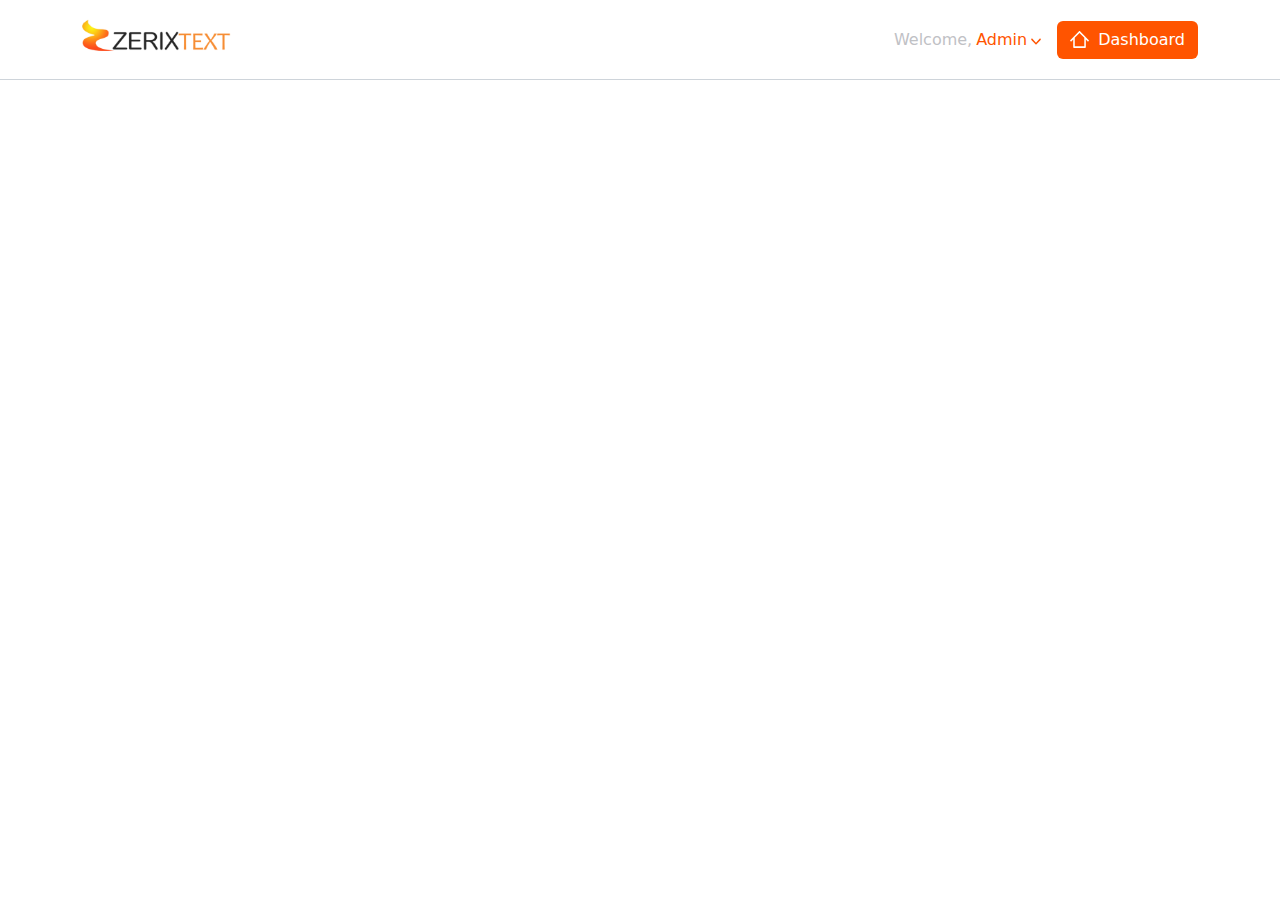
<file: modules/header.html>
<!DOCTYPE html>
<html lang="en">
<head>
    <meta charset="UTF-8">
    <meta name="viewport" content="width=device-width, initial-scale=1.0">
    <link rel="stylesheet" href="https://cdnjs.cloudflare.com/ajax/libs/font-awesome/5.15.4/css/all.min.css">
    <link href="https://cdn.jsdelivr.net/npm/bootstrap@5.3.0-alpha1/dist/css/bootstrap.min.css" rel="stylesheet">
</head>
<body>
    <div class="container-fluid" style="margin: 0; font-size: 14px; padding: 0;">
        <header class="header" style="width: 100%; border-bottom: 1px solid #CED4DA; padding: 17px 0;">
            <div class="container">
                <div class="row align-items-center">
                    <div class="col-md-6 col-9 d-flex align-items-center">
                        <img src="../img/Zerix Logo.svg" alt="Zerix Logo" class="logo">
                    </div>
                    <div class="col-md-6 col-3 d-flex justify-content-end align-items-center">
                        <div class="d-flex align-items-center me-3">
                            <span class="welcome me-1 d-md-inline" style="color:#bfc1c5; font-size: 16px;">Welcome,</span>
                            <span class="admin me-1" style="color: #FF5400; font-size: 16px;">Admin</span>
                            <img class="pt-1 d-md-inline d-none" src="../img/arrow-down.svg" alt="">
                        </div>
                        <button class="btn btn-dashboard d-flex align-items-center gap-2" style="background-color: #FF5400; color: white; font-size: 16px;">
                            <img src="../img/dashboard-icon.svg" alt="" style="width: 20px; height: auto;">
                            <span class="dashboard-text d-md-inline d-none">Dashboard</span>
                        </button>
                    </div>
                </div>
            </div>
        </header>
    </div>
</body>
</html>
</file>
<file: css/list_of_notif.css>
@media (max-width: 576px) {
  #custom-paragraph {
      width: 100%;
  }
}

@media (min-width: 576px) and (max-width: 768px) {
  #custom-paragraph {
      width: 100%;
  }
}

@media (min-width: 768px) and (max-width: 992px) {
  #custom-paragraph {
      width: 100%;
  }
}

@media (min-width: 992px) {
  #custom-paragraph {
      width: 75%;
  }
}
</file>
<file: css/user_roles.css>
/* Switch container */
.switch {
  position: relative;
  display: inline-block;
  width: 36px;
  height: 20px;
  
}

/* Hide default checkbox */
.switch input {
  opacity: 0;
  width: 0;
  height: 0;
}

/* Slider */
.slider {
  position: absolute;
  
  cursor: pointer;
  top: 0;
  left: 0;
  right: 0;
  bottom: 0;
  background-color: white; /* Change background to white */
  transition: .4s;
  border-radius: 20px;
  border: 1px solid #ccc; /* Add border to the slider */

}

/* Rounded sliders */
.slider.round {
  border-radius: 20px;
  
}

/* On state */
.slider.round::before {
  position: absolute;
  content: "";
  height: 16px;
  width: 16px;
  left: 2px;
  bottom: 2px;
  top: 1px;
  background-color: #ccc; /* Change circle color to gray */
  -webkit-transition: .4s;
  transition: .4s;
  border-radius: 50%;
}

/* Checked (on) state */
/* Checked (on) state */
input:checked + .slider.round {
  background-color: #FF5400;
}

/* Rounded slider when on */
input:checked + .slider.round::before {
  -webkit-transform: translateX(16px);
  -ms-transform: translateX(16px);
  transform: translateX(16px);
  background-color: white; /* Change circle color to white when checked */
}


table th, table td {
  padding: 50px;
}

@media (max-width: 768px) {
  .table-responsive {
      max-height: 500px;
      overflow-x: auto;
      overflow-y: auto;
    
  } 
  #table {
     width: 170%;
  }
}



  /* Custom styles */
  .search-box {
    margin-bottom: 20px;
  }
  @media (max-width: 576px) {
    .search-box {
      width: 100%;
    }
    .logo {
      max-width: 100px; /* Adjust the maximum width for smaller devices */
    }
    .dashboard-text {
      display: none; /* Hide the text "Dashboard" */
    }
  }
  
/* Popup styles */
.popup {
  display: none;
  position: fixed;
  background-color: white; /* Set popup color to white */
  width: 248px;
  max-height: 218px;
  overflow-y: auto;
  border: 1px solid #ccc;
  z-index: 1;
  padding: 10px;
  top: 50%; /* Place the popup in the center vertically */
  left: 10px; /* Place the popup 10px from the left */
  transform: translateY(-50%); /* Adjust vertical position */
}

.popup-content ul {
  list-style-type: none;
  padding: 0;
  margin: 0;
}

.popup-content ul li {
  padding: 8px 0;
  cursor: pointer;
}

.popup-content ul li:hover {
  background-color: #ddd;
}

/* Search box style */
.search-box {
  width: 95%;
  padding: 6px;
  margin-bottom: 10px;
  box-sizing: border-box;
}
</file>
